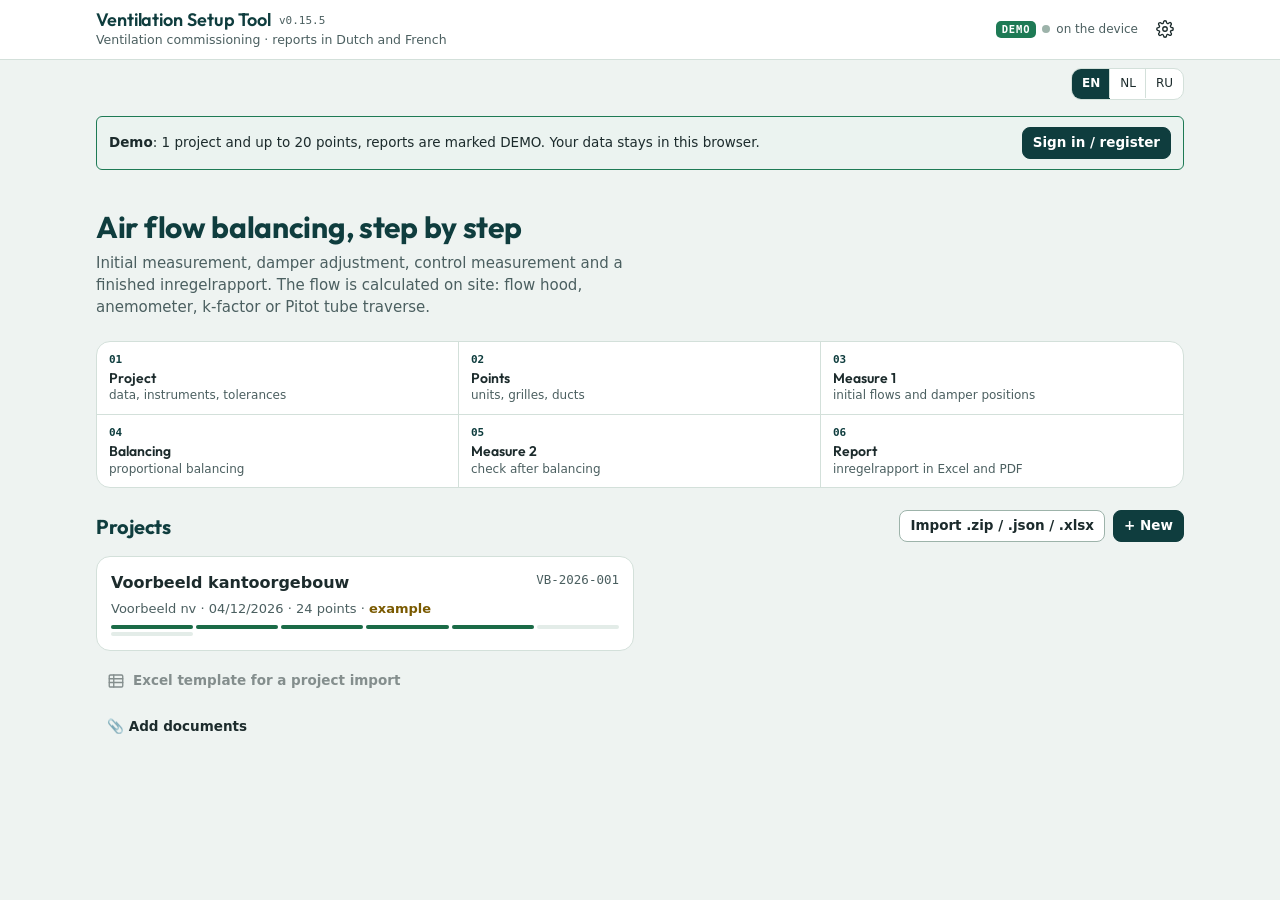
<file: index.html>
<!doctype html>
<html lang="en">
<head>
<meta charset="utf-8">
<meta http-equiv="Content-Security-Policy" content="default-src 'self'; script-src 'self' 'wasm-unsafe-eval' https://challenges.cloudflare.com; style-src 'self' 'unsafe-inline' https://fonts.googleapis.com; font-src 'self' data: https://fonts.gstatic.com; img-src 'self' data: blob:; media-src 'self' data: blob:; connect-src 'self' data: blob: https://trhzjawcwxojqewfhaiw.supabase.co https://vstool.hvac-service.be https://bestof-bv.github.io http://localhost:* http://127.0.0.1:*; worker-src 'self' blob:; frame-src 'self' blob: https://challenges.cloudflare.com; object-src 'none'; base-uri 'none'; form-action 'none'; manifest-src 'self'">
<meta name="viewport" content="width=device-width,initial-scale=1,viewport-fit=cover">
<meta name="theme-color" content="#0F3D3E">
<link rel="manifest" href="manifest.webmanifest">
<link rel="icon" href="icons/icon-192.png">
<link rel="apple-touch-icon" href="icons/apple-touch-icon.png">
<style>:root{padding-top:env(safe-area-inset-top,0px);padding-bottom:env(safe-area-inset-bottom,0px)}body{margin:0}img{max-width:100%}[hidden]{display:none!important}</style>
<title>Ventilation Setup Tool</title>
<meta name="claude:viewport-fit-sides" content="cover">
<link rel="preconnect" href="https://fonts.googleapis.com">
<link rel="preconnect" href="https://fonts.gstatic.com" crossorigin>
<link rel="stylesheet" href="https://fonts.googleapis.com/css2?family=IBM+Plex+Mono:wght@400;500;600&family=IBM+Plex+Sans+Condensed:wght@500;600;700&family=IBM+Plex+Sans:wght@400;500;600&display=swap">
<link rel="stylesheet" href="styles/app.css?v=0.15.5">
</head>
<body>
<div id="app"></div>
<div id="sheet" hidden></div>
<div id="viewer" hidden></div>
<div id="modal" hidden></div>
<div id="toast" class="toast" role="status" aria-live="polite"></div>
<script src="scripts/edition.js?v=0.15.5"></script>
<script src="scripts/boot.js?v=0.15.5"></script>

</body>
</html>
</file>
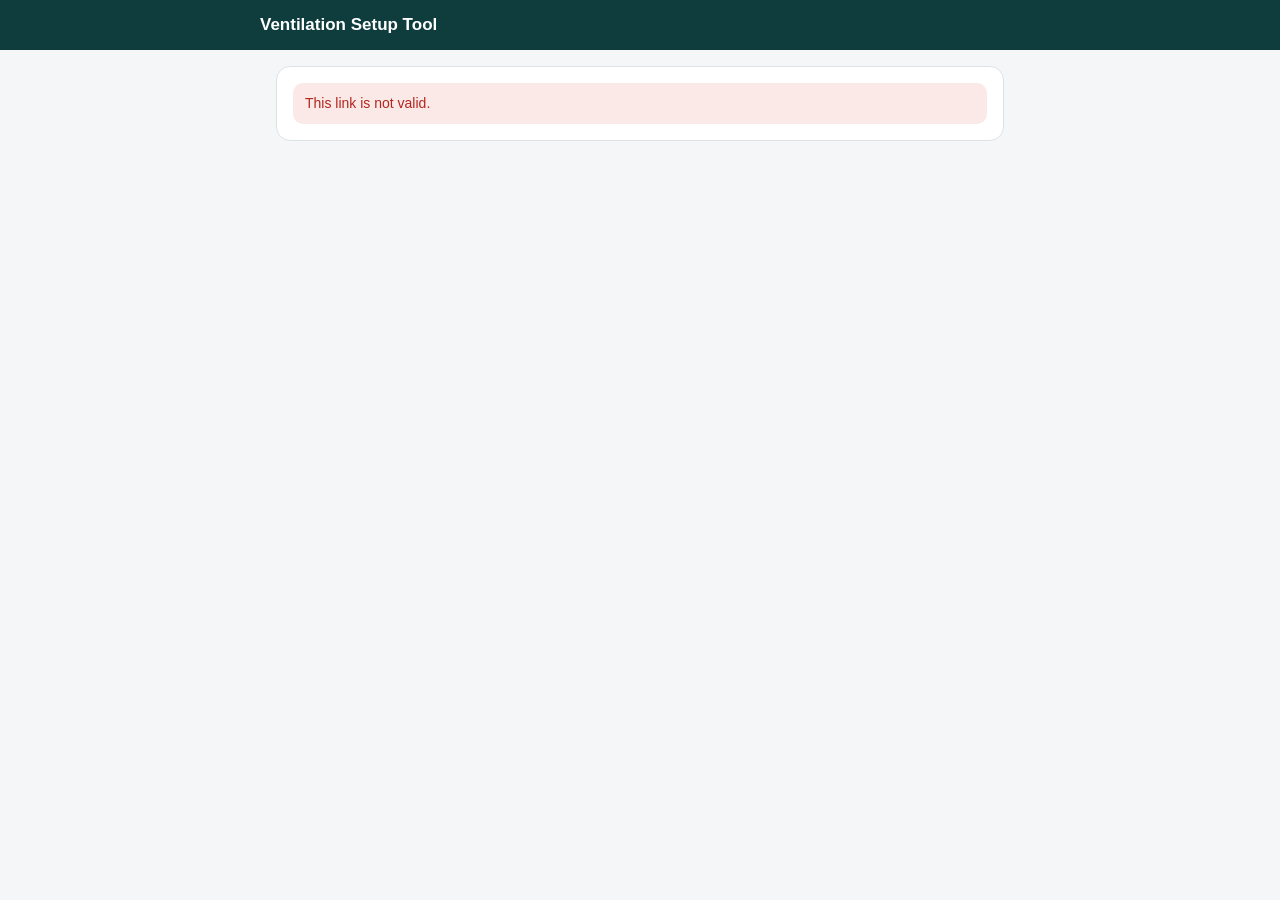
<file: sign.html>
<!doctype html>
<html lang="nl">
<head>
<meta charset="utf-8">
<meta name="viewport" content="width=device-width, initial-scale=1, viewport-fit=cover">
<meta http-equiv="Content-Security-Policy" content="default-src 'none'; script-src 'self' 'unsafe-inline'; style-src 'unsafe-inline'; img-src data:; connect-src https://trhzjawcwxojqewfhaiw.supabase.co; frame-src https://trhzjawcwxojqewfhaiw.supabase.co blob:; base-uri 'none'; form-action 'none'">
<meta name="referrer" content="no-referrer">
<meta name="robots" content="noindex, nofollow">
<title>Ondertekenen · Ventilation Setup Tool</title>
<style>
:root { --bg: #F4F6F7; --surface: #fff; --surface-2: #F4F8F7; --fg: #12202A; --muted: #5B6B73; --line: #DCE4E3; --brand: #0F3D3E; --accent: #1E7A55; --bad: #B3261E; --bad-soft: #FBE9E7; --ok-soft: #E3F2EA; }
* { box-sizing: border-box; }
html { -webkit-text-size-adjust: 100%; text-size-adjust: 100%; }
body { margin: 0; background: var(--bg); color: var(--fg); font: 15px/1.5 -apple-system, "Segoe UI", Roboto, Arial, sans-serif; }
header { background: var(--brand); color: #fff; padding: calc(12px + env(safe-area-inset-top, 0px)) 16px 12px; }
header .in, main { max-width: 760px; margin: 0 auto; }
header b { font-size: 17px; } header span { display: block; font-size: 13px; opacity: .8; }
main { padding: 16px 16px 40px; display: grid; gap: 14px; }
.card { background: var(--surface); border: 1px solid var(--line); border-radius: 14px; padding: 16px; display: grid; gap: 10px; min-width: 0; overflow-wrap: anywhere; }
h1 { font-size: 20px; margin: 0; line-height: 1.25; } h2 { font-size: 16px; margin: 0; }
.muted { color: var(--muted); } .small { font-size: 13px; }
.kv { display: grid; grid-template-columns: max-content 1fr; gap: 4px 12px; font-size: 14px; } .kv dt { color: var(--muted); } .kv dd { margin: 0; }
.btn { appearance: none; border: 1px solid var(--line); background: var(--surface); color: var(--fg); border-radius: 10px; min-height: 44px; padding: 10px 16px; font: inherit; font-weight: 600; cursor: pointer; text-decoration: none; display: inline-flex; align-items: center; justify-content: center; gap: 8px; }
.btn.primary { background: var(--brand); border-color: var(--brand); color: #fff; } .btn:disabled { opacity: .5; cursor: default; }
.btn.link { border: 0; background: none; color: var(--muted); font-weight: 500; min-height: 36px; padding: 6px 0; text-decoration: underline; justify-content: flex-start; }
.row { display: flex; gap: 10px; flex-wrap: wrap; align-items: center; }
label.f { display: grid; gap: 4px; font-size: 13px; color: var(--muted); font-weight: 600; }
input[type=text], input[inputmode=numeric], textarea { font: inherit; font-size: 16px; color: var(--fg); background: var(--surface-2); border: 1px solid var(--line); border-radius: 10px; padding: 10px 12px; width: 100%; }
input.code { letter-spacing: .4em; font-size: 22px; text-align: center; max-width: 220px; }
.check { display: flex; gap: 10px; align-items: flex-start; font-size: 14px; } .check input { width: 22px; height: 22px; margin: 1px 0 0; flex: none; accent-color: var(--brand); }
.pad { position: relative; border: 1px dashed var(--muted); border-radius: 12px; background: var(--surface-2); aspect-ratio: 10 / 3; touch-action: none; }
.pad canvas { position: absolute; inset: 0; width: 100%; height: 100%; touch-action: none; cursor: crosshair; }
.pad .ln { position: absolute; left: 6%; right: 6%; bottom: 22%; border-bottom: 1px solid var(--line); pointer-events: none; }
.pad .hint { position: absolute; left: 0; right: 0; top: 40%; text-align: center; color: var(--muted); pointer-events: none; font-size: 14px; }
.banner { border-radius: 10px; padding: 10px 12px; font-size: 14px; } .banner.bad { background: var(--bad-soft); color: var(--bad); } .banner.ok { background: var(--ok-soft); color: #14532D; } .banner.info { background: #EEF4F4; border: 1px solid #D6E2E2; }
iframe.pdf { width: 100%; height: 70vh; border: 1px solid var(--line); border-radius: 10px; background: #fff; }
.hash { font-family: ui-monospace, Menlo, Consolas, monospace; font-size: 12px; word-break: break-all; color: var(--muted); }
[hidden] { display: none !important; }
footer { text-align: center; font-size: 12px; color: var(--muted); padding: 0 16px 24px; }
</style>
</head>
<body>
<header><div class="in"><b id="hd">Ventilation Setup Tool</b><span id="hd2"></span></div></header>
<main id="m"><div class="card"><p class="muted">…</p></div></main>
<footer id="ft"></footer>
<script>
'use strict';
(function () {
  const API = 'https://trhzjawcwxojqewfhaiw.supabase.co/functions/v1/sign', KEY = 'sb_publishable_UVL5oXOL7yu8s1FKDhMoxg_qcl1DoM_';
  const tok = decodeURIComponent((location.hash || '').slice(1)).trim();
  // the token stays out of the address bar (history, screenshots) once read
  try { history.replaceState(null, '', location.pathname); } catch (e) { }
  const T = {
    nl: { title: 'Ondertekenen', doc: 'Document', project: 'Project', from: 'Gevraagd door', you: 'Ondertekenaar', role: 'Hoedanigheid', open: 'Rapport (PDF) openen', size: 'Vingerafdruk van het document (SHA-256)',
      akkoord: 'Ik heb het inregelrapport gelezen en ga akkoord met de vastgestelde waarden en opmerkingen.', kennisname: 'Ik heb kennis genomen van het inregelrapport (voor kennisname, zonder akkoord over de inhoud).',
      name: 'Uw naam', sig: 'Uw handtekening', sigHint: 'Teken hier met de vinger of de muis', clear: 'Wissen', getCode: 'Code sturen naar {m}', codeSent: 'Code gestuurd naar {m}. Hij is {n} minuten geldig.', code: 'Code uit de e-mail', sign: 'Ondertekenen',
      again: 'Nieuwe code', decline: 'Niet ondertekenen…', reason: 'Reden (de aanvrager krijgt die te zien)', declineGo: 'Ondertekening weigeren', cancel: 'Annuleren',
      done: 'Ondertekend op {d}. U krijgt een bevestiging per e-mail.', proof: 'Bewijs van ondertekening', when: 'Tijdstip', stmt: 'Verklaring', ip: 'IP-adres', dl: 'Rapport (PDF) downloaden', dlS: 'Ondertekend rapport (PDF) downloaden', dlSn: 'Met de handtekeningen die tot nu toe zijn gezet, op hun plaats in het rapport en op een laatste pagina met het bewijs, toegevoegd door de server.', keep: 'Deze pagina en het rapport blijven {n} dagen na de ondertekening beschikbaar via de link in uw e-mail.', declined: 'U heeft geweigerd te ondertekenen. De aanvrager is verwittigd.', revoked: 'Deze vraag is ingetrokken of vervangen door een nieuwe link.', expired: 'Deze link is verlopen. Vraag de aanvrager om een nieuwe.', token: 'Deze link is ongeldig.', net: 'Geen verbinding met de server. Probeer opnieuw.',
      e_code: 'De code klopt niet (nog {n} pogingen).', e_code_expired: 'De code is verlopen: vraag een nieuwe.', e_too_many: 'Te veel pogingen. Vraag de aanvrager om een nieuwe link.', e_wait: 'Wacht even voor u een nieuwe code vraagt.', e_mail: 'De e-mail kon niet verstuurd worden. Probeer later opnieuw.', e_name: 'Vul uw naam in.', e_sig: 'Plaats uw handtekening.', e_accept: 'Vink de verklaring aan.',
      legal: 'Elektronische handtekening (eIDAS art. 25.1). Bewaard worden: tijdstip, IP-adres, browser, e-mailadres van de code en de vingerafdruk van het document.',
      roles: { tech: 'Inregeltechnicus', inspector: 'Controleur', installer: 'Installateur (oplevering)', client: 'Opdrachtgever / klant', other: 'Ondertekenaar' } },
    fr: { title: 'Signer', doc: 'Document', project: 'Projet', from: 'Demandé par', you: 'Signataire', role: 'Qualité', open: 'Ouvrir le rapport (PDF)', size: 'Empreinte du document (SHA-256)',
      akkoord: "J'ai lu le rapport d'équilibrage et je marque mon accord sur les valeurs constatées et les remarques.", kennisname: "J'ai pris connaissance du rapport d'équilibrage (pour prise de connaissance, sans accord sur le contenu).",
      name: 'Votre nom', sig: 'Votre signature', sigHint: 'Signez ici avec le doigt ou la souris', clear: 'Effacer', getCode: 'Envoyer un code à {m}', codeSent: 'Code envoyé à {m}. Il est valable {n} minutes.', code: "Code de l'e-mail", sign: 'Signer',
      again: 'Nouveau code', decline: 'Ne pas signer…', reason: 'Motif (visible par le demandeur)', declineGo: 'Refuser de signer', cancel: 'Annuler',
      done: 'Signé le {d}. Vous recevez une confirmation par e-mail.', proof: 'Preuve de signature', when: 'Moment', stmt: 'Déclaration', ip: 'Adresse IP', dl: 'Télécharger le rapport (PDF)', dlS: 'Télécharger le rapport signé (PDF)', dlSn: 'Avec les signatures données jusqu\'ici, à leur place dans le rapport et sur une dernière page de preuve, ajoutées par le serveur.', keep: 'Cette page et le rapport restent disponibles {n} jours après la signature via le lien de votre e-mail.', declined: 'Vous avez refusé de signer. Le demandeur est averti.', revoked: 'Cette demande a été retirée ou remplacée par un nouveau lien.', expired: 'Ce lien a expiré. Demandez-en un nouveau.', token: "Ce lien n'est pas valable.", net: 'Pas de connexion avec le serveur. Réessayez.',
      e_code: 'Code incorrect (encore {n} essais).', e_code_expired: 'Le code a expiré : demandez-en un nouveau.', e_too_many: 'Trop de tentatives. Demandez un nouveau lien.', e_wait: 'Patientez avant de demander un nouveau code.', e_mail: "L'e-mail n'a pas pu être envoyé. Réessayez plus tard.", e_name: 'Indiquez votre nom.', e_sig: 'Apposez votre signature.', e_accept: 'Cochez la déclaration.',
      legal: "Signature électronique (eIDAS art. 25.1). Sont conservés : l'heure, l'adresse IP, le navigateur, l'adresse e-mail du code et l'empreinte du document.",
      roles: { tech: "Technicien d'équilibrage", inspector: 'Contrôleur', installer: 'Installateur (réception)', client: "Maître d'ouvrage / client", other: 'Signataire' } },
    en: { title: 'Sign', doc: 'Document', project: 'Project', from: 'Requested by', you: 'Signer', role: 'Capacity', open: 'Open the report (PDF)', size: 'Fingerprint of the document (SHA-256)',
      akkoord: 'I have read the balancing report and agree with the measured values and remarks.', kennisname: 'I have taken note of the balancing report (for information, without agreeing on its content).',
      name: 'Your name', sig: 'Your signature', sigHint: 'Sign here with a finger or the mouse', clear: 'Clear', getCode: 'Send a code to {m}', codeSent: 'Code sent to {m}. It is valid for {n} minutes.', code: 'Code from the e-mail', sign: 'Sign',
      again: 'New code', decline: 'Do not sign…', reason: 'Reason (shown to the requester)', declineGo: 'Decline to sign', cancel: 'Cancel',
      done: 'Signed on {d}. You receive a confirmation by e-mail.', proof: 'Proof of signing', when: 'Time', stmt: 'Statement', ip: 'IP address', dl: 'Download the report (PDF)', dlS: 'Download the signed report (PDF)', dlSn: 'With the signatures given so far, in their place in the report and on a last page with the proof, added by the server.', keep: 'This page and the report stay available {n} days after signing through the link in your e-mail.', declined: 'You declined to sign. The requester has been told.', revoked: 'This request was withdrawn or replaced by a new link.', expired: 'This link has expired. Ask the requester for a new one.', token: 'This link is not valid.', net: 'No connection with the server. Try again.',
      e_code: 'Wrong code ({n} tries left).', e_code_expired: 'The code has expired: ask for a new one.', e_too_many: 'Too many tries. Ask the requester for a new link.', e_wait: 'Wait a moment before asking for a new code.', e_mail: 'The e-mail could not be sent. Try again later.', e_name: 'Fill in your name.', e_sig: 'Place your signature.', e_accept: 'Tick the statement.',
      legal: 'Electronic signature (eIDAS art. 25.1). Kept: time, IP address, browser, e-mail address of the code and the fingerprint of the document.',
      roles: { tech: 'Balancing technician', inspector: 'Inspector', installer: 'Installer (hand-over)', client: 'Client', other: 'Signer' } },
  };
  // 0.15.0: SMS and signing with an account (level 1 and 2)
  const T2 = {
    nl: { byMail: 'Geen sms ontvangen? Stuur de code naar {m}', howL: 'Bevestigd met', how: { mail: 'eenmalige code per e-mail', sms: 'eenmalige code per sms', account: 'account + tweede factor' }, getCodeSms: 'Code per sms sturen naar {m}', codeSms: 'Code uit de sms', accBtn: 'Ondertekenen met uw account', accHint: 'U heeft een account met een tweede factor: meld aan met uw wachtwoord en de code van uw authenticator-app, dan is er geen code per {ch} nodig.', mailW: 'e-mail', smsW: 'sms',
      email: 'E-mailadres van uw account', pw: 'Wachtwoord', login: 'Aanmelden', totp: 'Code uit uw authenticator-app', totpGo: 'Bevestigen', accOk: 'Aangemeld als {e} · tweede factor bevestigd', back: 'Toch met een code ondertekenen',
      e_login: 'Aanmelden lukt niet: controleer e-mailadres en wachtwoord.', e_nototp: 'Dit account heeft geen tweede factor (authenticator). Onderteken met de code.', e_totp: 'De code van de authenticator klopt niet.',
      e_account: 'De aanmelding is verlopen: meld opnieuw aan.', e_account_mfa: 'De tweede factor ontbreekt: bevestig met de code van uw authenticator-app.', e_account_other: 'Dit account hoort niet bij het e-mailadres van deze vraag. Meld aan met het juiste account of onderteken met de code.',
      e_sms: 'De sms kon niet verstuurd worden. Probeer opnieuw.', e_sms_limit: 'Er kunnen deze maand geen sms-codes meer verstuurd worden. Vraag de aanvrager om de link zonder gsm-nummer opnieuw te sturen.', e_sms_not_configured: 'Sms-codes zijn op de server niet ingeschakeld. Vraag de aanvrager om de link zonder gsm-nummer opnieuw te sturen.' },
    fr: { byMail: 'Pas reçu de SMS ? Envoyer le code à {m}', howL: 'Confirmé par', how: { mail: 'code unique par e-mail', sms: 'code unique par SMS', account: 'compte + second facteur' }, getCodeSms: 'Envoyer le code par SMS au {m}', codeSms: 'Code reçu par SMS', accBtn: 'Signer avec votre compte', accHint: 'Vous avez un compte avec un second facteur : connectez-vous avec votre mot de passe et le code de votre application d\'authentification, sans code par {ch}.', mailW: 'e-mail', smsW: 'SMS',
      email: 'Adresse e-mail de votre compte', pw: 'Mot de passe', login: 'Se connecter', totp: 'Code de votre application d\'authentification', totpGo: 'Confirmer', accOk: 'Connecté en tant que {e} · second facteur confirmé', back: 'Signer plutôt avec un code',
      e_login: 'Connexion impossible : vérifiez l\'adresse e-mail et le mot de passe.', e_nototp: 'Ce compte n\'a pas de second facteur (authentification). Signez avec le code.', e_totp: 'Le code de l\'application d\'authentification est incorrect.',
      e_account: 'La connexion a expiré : reconnectez-vous.', e_account_mfa: 'Le second facteur manque : confirmez avec le code de votre application d\'authentification.', e_account_other: 'Ce compte ne correspond pas à l\'adresse e-mail de cette demande. Connectez-vous avec le bon compte ou signez avec le code.',
      e_sms: 'Le SMS n\'a pas pu être envoyé. Réessayez.', e_sms_limit: 'Plus aucun code SMS ne peut être envoyé ce mois-ci. Demandez au demandeur de renvoyer le lien sans numéro de mobile.', e_sms_not_configured: 'Les codes SMS ne sont pas activés sur le serveur. Demandez au demandeur de renvoyer le lien sans numéro de mobile.' },
    en: { byMail: 'No SMS? Send the code to {m}', howL: 'Confirmed with', how: { mail: 'one-time code by e-mail', sms: 'one-time code by SMS', account: 'account + second factor' }, getCodeSms: 'Send the code by SMS to {m}', codeSms: 'Code from the SMS', accBtn: 'Sign with your account', accHint: 'You have an account with a second factor: sign in with your password and the code of your authenticator app; no code by {ch} is needed.', mailW: 'e-mail', smsW: 'SMS',
      email: 'E-mail address of your account', pw: 'Password', login: 'Sign in', totp: 'Code from your authenticator app', totpGo: 'Confirm', accOk: 'Signed in as {e} · second factor confirmed', back: 'Sign with a code instead',
      e_login: 'Signing in failed: check the e-mail address and password.', e_nototp: 'This account has no second factor (authenticator). Sign with the code.', e_totp: 'The authenticator code is wrong.',
      e_account: 'The sign-in has expired: sign in again.', e_account_mfa: 'The second factor is missing: confirm with the code of your authenticator app.', e_account_other: 'This account does not belong to the e-mail address of this request. Sign in with the right account or sign with the code.',
      e_sms: 'The SMS could not be sent. Try again.', e_sms_limit: 'No more SMS codes can be sent this month. Ask the requester to send the link again without a mobile number.', e_sms_not_configured: 'SMS codes are not switched on on the server. Ask the requester to send the link again without a mobile number.' },
  };
  for (const k of Object.keys(T)) Object.assign(T[k], T2[k] || T2.en);
  const BASE = API.replace(/\/functions\/v1\/sign$/, '');
  /** level 1: the session of the account in memory only (not stored); ended after signing */
  const A = { on: false, step: 'login', s: null, factor: null, email: '' };
  async function auth(path, body, bearer, method = 'POST') {
    const h = { apikey: KEY, 'content-type': 'application/json' }; if (bearer) h.authorization = 'Bearer ' + bearer;
    const r = await fetch(BASE + path, { method, headers: h, body: body ? JSON.stringify(body) : undefined }); const j = await r.json().catch(() => ({}));
    if (!r.ok) { const e = new Error(j.error_code || j.msg || j.error || 'auth'); e.status = r.status; throw e; } return j;
  }
  async function accLogin() {
    const email = ($('#ae').value || '').trim(), pw = $('#ap').value || ''; A.email = email; if (!email || !pw) { err = L.e_login; render(); return; }
    busy = true; err = ''; render();
    try {
      A.s = await auth('/auth/v1/token?grant_type=password', { email, password: pw });
      const u = await auth('/auth/v1/user', null, A.s.access_token, 'GET');
      A.factor = (u.factors || []).find(x => x.factor_type === 'totp' && x.status === 'verified');
      if (!A.factor) { err = L.e_nototp; A.s = null; } else A.step = 'totp';
    } catch (e) { err = L.e_login; A.s = null; }
    busy = false; render(); if ($('#at')) $('#at').focus();
  }
  async function accTotp() {
    const code = ($('#at').value || '').replace(/\D/g, ''); if (code.length !== 6) { err = L.e_totp; render(); return; }
    busy = true; err = ''; render();
    try { const c = await auth(`/auth/v1/factors/${A.factor.id}/challenge`, {}, A.s.access_token); const v = await auth(`/auth/v1/factors/${A.factor.id}/verify`, { challenge_id: c.id, code }, A.s.access_token); A.s = Object.assign({}, A.s, v); A.step = 'ok'; }
    catch (e) { err = L.e_totp; }
    busy = false; render();
  }
  // 0.15.1: only forget the session (memory only, never stored). No /logout: it ended every session of the account, also the app
  // on the same phone. The access token ends by itself within the hour; the refresh token is dropped here.
  function accEnd() { Object.assign(A, { on: false, step: 'login', s: null, factor: null }); }
  let L = T.nl, R = null, codeSent = false, declining = false, busy = false, err = '';
  const $ = (s) => document.querySelector(s);
  const esc = (s) => String(s == null ? '' : s).replace(/[&<>"']/g, (c) => ({ '&': '&amp;', '<': '&lt;', '>': '&gt;', '"': '&quot;', "'": '&#39;' }[c]));
  const f = (t, v) => t.replace(/\{(\w+)\}/g, (_, k) => v[k] == null ? '' : v[k]);
  const dt = (iso) => new Date(iso).toLocaleString(R && R.lang === 'fr' ? 'fr-BE' : R && R.lang === 'en' ? 'en-GB' : 'nl-BE', { dateStyle: 'long', timeStyle: 'short' });
  async function call(body) {
    const r = await fetch(API, { method: 'POST', headers: { 'content-type': 'application/json', apikey: KEY }, body: JSON.stringify(body) });
    let j = {}; try { j = await r.json(); } catch (e) { }
    return j;
  }
  function msg(m) { $('#m').innerHTML = `<div class="card"><div class="banner ${m.ok ? 'ok' : 'bad'}">${esc(m.text)}</div>${m.extra || ''}</div>`; }
  // ---------- the signature pad ----------
  let strokes = [], cv = null;
  function paint() {
    if (!cv) return; const w = cv.clientWidth, h = cv.clientHeight, d = Math.min(window.devicePixelRatio || 1, 2);
    cv.width = Math.round(w * d); cv.height = Math.round(h * d); const x = cv.getContext('2d'); x.setTransform(d, 0, 0, d, 0, 0); draw(x, w, h);
    $('#hint').hidden = strokes.length > 0;
  }
  function draw(x, w, h) {
    x.clearRect(0, 0, w, h); x.lineCap = 'round'; x.lineJoin = 'round'; x.lineWidth = Math.max(1.6, h * 0.0145); x.strokeStyle = '#12202A'; x.fillStyle = '#12202A';
    for (const s of strokes) { if (s.length === 1) { x.beginPath(); x.arc(s[0][0] * w, s[0][1] * h, x.lineWidth / 2, 0, 7); x.fill(); continue; }
      x.beginPath(); x.moveTo(s[0][0] * w, s[0][1] * h); for (let i = 1; i < s.length; i++) x.lineTo(s[i][0] * w, s[i][1] * h); x.stroke(); }
  }
  function png() { if (!strokes.length) return ''; const o = document.createElement('canvas'); o.width = 600; o.height = 180; draw(o.getContext('2d'), 600, 180); return o.toDataURL('image/png'); }
  function bindPad() {
    cv = $('#pad'); let s = null;
    const at = (e) => { const r = cv.getBoundingClientRect(); return [Math.min(1, Math.max(0, (e.clientX - r.left) / r.width)), Math.min(1, Math.max(0, (e.clientY - r.top) / r.height))]; };
    cv.onpointerdown = (e) => { e.preventDefault(); s = [at(e)]; strokes.push(s); try { cv.setPointerCapture(e.pointerId); } catch (er) { } paint(); };
    cv.onpointermove = (e) => { if (!s) return; e.preventDefault(); s.push(at(e)); paint(); };
    cv.onpointerup = cv.onpointercancel = () => { s = null; };
    paint();
  }
  // ---------- the page ----------
  function render() {
    const sms = R.channel === 'sms' && !viaMail, dest = sms ? R.phoneMasked : R.emailMasked;
    const accBox = () => `<div class="banner info" style="display:grid;gap:8px"><b>${esc(L.accBtn)}</b>
        ${A.step === 'login' ? `<label class="f">${esc(L.email)}<input type="email" id="ae" autocomplete="username" value="${esc(A.email)}"></label><label class="f">${esc(L.pw)}<input type="password" id="ap" autocomplete="current-password"></label>`
          : A.step === 'totp' ? `<label class="f">${esc(L.totp)}<input class="code" id="at" inputmode="numeric" autocomplete="one-time-code" maxlength="6"></label>`
          : `<span>✓ ${esc(f(L.accOk, { e: A.email }))}</span>`}</div>
        ${err ? `<div class="banner bad">${esc(err)}</div>` : ''}
        <div class="row">${A.step === 'login' ? `<button class="btn primary" id="aLogin"${busy ? ' disabled' : ''}>${esc(L.login)}</button>` : A.step === 'totp' ? `<button class="btn primary" id="aTotp"${busy ? ' disabled' : ''}>${esc(L.totpGo)}</button>`
          : `<button class="btn primary" id="go"${busy ? ' disabled' : ''}>${esc(L.sign)}</button>`}<button class="btn link" id="accOff">${esc(L.back)}</button></div>`;
    const nameV = $('#nm') ? $('#nm').value : R.signerName, codeV = $('#cd') ? $('#cd').value : '', acc = $('#acc') ? $('#acc').checked : false, why = $('#why') ? $('#why').value : '';
    $('#hd2').textContent = [R.requesterCompany, R.project].filter(Boolean).join(' · ');
    $('#m').innerHTML = `
      <div class="card"><h1>${esc(L.title)}: ${esc(R.project)}</h1>
        <dl class="kv"><dt>${esc(L.from)}</dt><dd>${esc([R.requester, R.requesterCompany].filter(Boolean).join(', ') || '—')}</dd>
          <dt>${esc(L.you)}</dt><dd>${esc([R.signerName, R.signerCompany].filter(Boolean).join(', '))}</dd>
          <dt>${esc(L.role)}</dt><dd>${esc(L.roles[R.role] || R.role)}</dd></dl></div>
      <div class="card"><h2>${esc(L.doc)}</h2>
        ${R.pdfUrl ? `<div class="row"><a class="btn primary" href="${esc(R.pdfUrl)}" target="_blank" rel="noopener noreferrer">${esc(L.open)}</a></div>
          ${matchMedia('(min-width: 760px)').matches ? `<iframe class="pdf" src="${esc(R.pdfUrl)}" title="PDF"></iframe>` : ''}` : ''}
        <div class="small muted">${esc(L.size)}</div><div class="hash">${esc(R.docHash)}</div></div>
      ${declining ? `<div class="card"><label class="f">${esc(L.reason)}<textarea id="why" rows="3" maxlength="1000">${esc(why)}</textarea></label>
          ${err ? `<div class="banner bad">${esc(err)}</div>` : ''}
          <div class="row"><button class="btn primary" id="decGo"${busy ? ' disabled' : ''}>${esc(L.declineGo)}</button><button class="btn" id="decNo">${esc(L.cancel)}</button></div></div>`
      : `<div class="card">
        <label class="check"><input type="checkbox" id="acc"${acc ? ' checked' : ''}><span>${esc(R.statement === 'kennisname' ? L.kennisname : L.akkoord)}</span></label>
        <label class="f">${esc(L.name)}<input type="text" id="nm" autocomplete="name" maxlength="120" value="${esc(nameV)}"></label>
        <div class="f" style="display:grid;gap:4px"><span class="small muted" style="font-weight:600">${esc(L.sig)}</span>
          <div class="pad"><canvas id="pad" aria-label="${esc(L.sig)}"></canvas><span class="ln"></span><span class="hint" id="hint">${esc(L.sigHint)}</span></div>
          <div><button class="btn link" id="clr">${esc(L.clear)}</button></div></div>
        ${A.on ? accBox() : `${codeSent ? `<div class="banner ok">${esc(f(L.codeSent, { m: dest, n: 10 }))}</div>
          <label class="f">${esc(sms ? L.codeSms : L.code)}<input class="code" id="cd" inputmode="numeric" autocomplete="one-time-code" maxlength="6" value="${esc(codeV)}"></label>` : ''}
        ${err ? `<div class="banner bad">${esc(err)}</div>` : ''}
        <div class="row">${codeSent ? `<button class="btn primary" id="go"${busy ? ' disabled' : ''}>${esc(L.sign)}</button><button class="btn" id="getCode"${busy ? ' disabled' : ''}>${esc(L.again)}</button>`
          : `<button class="btn primary" id="getCode"${busy ? ' disabled' : ''}>${esc(f(sms ? L.getCodeSms : L.getCode, { m: dest }))}</button>`}</div>
        ${codeSent && sms ? `<div><button class="btn link" id="byMail"${busy ? ' disabled' : ''}>${esc(f(L.byMail, { m: R.emailMasked }))}</button></div>` : ''}
        ${R.account ? `<div class="banner info" style="display:grid;gap:6px"><span class="small">${esc(f(L.accHint, { ch: sms ? L.smsW : L.mailW }))}</span><div><button class="btn" id="accOn">${esc(L.accBtn)}</button></div></div>` : ''}`}
        <button class="btn link" id="dec">${esc(L.decline)}</button>
        <p class="small muted" style="margin:0">${esc(L.legal)}</p></div>`}`;
    if (!declining) {
      const keep = strokes; bindPad(); strokes = keep; paint();
      $('#clr').onclick = () => { strokes = []; paint(); };
      if ($('#getCode')) $('#getCode').onclick = () => sendCode(viaMail);
      if ($('#byMail')) $('#byMail').onclick = () => sendCode(true); if ($('#go')) $('#go').onclick = sign;
      if ($('#accOn')) $('#accOn').onclick = () => { A.on = true; err = ''; render(); if ($('#ae')) $('#ae').focus(); };
      if ($('#accOff')) $('#accOff').onclick = () => { accEnd(); err = ''; render(); };
      if ($('#aLogin')) $('#aLogin').onclick = accLogin; if ($('#aTotp')) $('#aTotp').onclick = accTotp;
      $('#dec').onclick = () => { declining = true; err = ''; render(); };
    } else { $('#decGo').onclick = decline; $('#decNo').onclick = () => { declining = false; err = ''; render(); }; }
  }
  const E = (j) => { const k = 'e_' + (j.error || ''); return L[k] ? f(L[k], { n: j.left }) : j.error === 'expired' ? L.expired : j.error === 'revoked' ? L.revoked : L.net; };
  function check() { if (!$('#acc').checked) return L.e_accept; if ($('#nm').value.trim().length < 2) return L.e_name; if (!strokes.length) return L.e_sig; return ''; }
  let viaMail = false; // 0.15.4: the code was asked by e-mail after an SMS that did not come
  async function sendCode(byMail) {
    err = check(); if (err) { render(); return; }
    busy = true; render(); let j = {}; try { j = await call(Object.assign({ action: 'code', t: tok }, byMail === true ? { ch: 'mail' } : {})); } catch (e) { j = {}; } busy = false;
    if (j.ok) { codeSent = true; err = ''; if (byMail === true) viaMail = true; } else err = E(j); render(); if ($('#cd')) $('#cd').focus();
  }
  async function sign() {
    const viaAcc = A.on && A.step === 'ok' && A.s;
    err = check(); if (!err && !viaAcc && !/^\d{6}$/.test(($('#cd').value || '').trim())) err = L.e_code.replace(/\s*\(.*\)/, '.'); if (err) { render(); return; }
    const body = Object.assign({ action: 'sign', t: tok, name: $('#nm').value.trim(), sig: png(), accept: true }, viaAcc ? { jwt: A.s.access_token } : { code: $('#cd').value.trim() });
    busy = true; render(); let j = {}; try { j = await call(body); } catch (e) { j = {}; } busy = false;
    if (viaAcc && (j.ok || j.error === 'account_other')) accEnd(); else if (viaAcc && /^account/.test(j.error || '')) { A.step = 'login'; A.s = null; }
    if (j.ok) { let o = {}; try { o = await call({ action: 'open', t: tok }); } catch (e) { }
      if (o.ok) R = o; else Object.assign(R, { status: 'signed', signedAt: j.signedAt, signedName: body.name }); signedView(); return; }
    err = E(j); render();
  }
  async function decline() {
    busy = true; render(); let j = {}; try { j = await call({ action: 'decline', t: tok, reason: $('#why').value }); } catch (e) { j = {}; } busy = false;
    if (j.ok) { msg({ ok: false, text: L.declined }); return; } err = E(j); render();
  }
  /** after signing: the proof (who, as what, when, which document) and the report to download */
  function signedView() {
    $('#hd2').textContent = [R.requesterCompany, R.project].filter(Boolean).join(' · ');
    $('#m').innerHTML = `<div class="card"><div class="banner ok">${esc(f(L.done, { d: dt(R.signedAt) }))}</div>
        ${R.pdfUrl ? `<div class="row"><a class="btn primary" href="${esc(R.pdfUrl)}" target="_blank" rel="noopener noreferrer">${esc(R.signedCopy ? L.dlS : L.dl)}</a></div>${R.signedCopy ? `<p class="small muted" style="margin:0">${esc(L.dlSn)}</p>` : ''}` : ''}</div>
      <div class="card"><h2>${esc(L.proof)}</h2>
        <dl class="kv"><dt>${esc(L.project)}</dt><dd>${esc(R.project)}</dd>
          <dt>${esc(L.you)}</dt><dd>${esc([R.signedName || R.signerName, R.signerCompany].filter(Boolean).join(', '))}</dd>
          <dt>${esc(L.role)}</dt><dd>${esc(L.roles[R.role] || R.role)}</dd>
          <dt>${esc(L.stmt)}</dt><dd>${esc(R.statement === 'kennisname' ? L.kennisname : L.akkoord)}</dd>
          <dt>${esc(L.when)}</dt><dd>${esc(dt(R.signedAt))}</dd>
          ${R.method && L.how[R.method] ? `<dt>${esc(L.howL)}</dt><dd>${esc(L.how[R.method])}</dd>` : ''}
          ${R.ip ? `<dt>${esc(L.ip)}</dt><dd>${esc(R.ip)}</dd>` : ''}
          <dt>${esc(L.from)}</dt><dd>${esc([R.requester, R.requesterCompany].filter(Boolean).join(', ') || '—')}</dd></dl>
        <div class="small muted">${esc(L.size)}</div><div class="hash">${esc(R.docHash)}</div>
        <p class="small muted" style="margin:0">${esc(f(L.keep, { n: R.viewDays || 90 }))}</p></div>`;
  }
  async function start() {
    const nav = (navigator.language || 'nl').slice(0, 2); L = T[nav] || T.nl;
    if (!/^[A-Za-z0-9_-]{30,80}$/.test(tok)) { msg({ text: L.token }); return; }
    let j = {}; try { j = await call({ action: 'open', t: tok }); } catch (e) { msg({ text: L.net }); return; }
    if (!j.ok) { msg({ text: j.error === 'revoked' ? L.revoked : j.error === 'token' ? L.token : L.net }); return; }
    R = j; L = T[R.lang] || L; document.documentElement.lang = R.lang; document.title = L.title + ' · ' + R.project;
    $("#ft").textContent = "Ventilation Setup Tool";
    if (R.status === 'signed') { signedView(); return; }
    if (R.status === 'declined') { msg({ text: L.declined }); return; }
    if (R.expired) { msg({ text: L.expired }); return; }
    render();
    addEventListener('resize', () => { if (cv) paint(); });
  }
  start();
})();
</script>
</body>
</html>
</file>
<file: styles/app.css>
/* Layout: phone app shell — sticky header with a six-step stepper, one column of instrument cards, fixed bottom action bar */
@font-face{font-family:'Outfit';src:url(Outfit-ui.woff) format('woff');font-weight:100 900;font-style:normal;font-display:swap}
/* Fresh Air · «Ecology» palette: tinted grey-green ground, white rounded cards, spruce headings in Outfit, green caps labels */
:root {
  --bg: #EEF3F1;
  --surface: #FFFFFF;
  --surface-2: #E3ECE8;
  --field: #F6FAF8;
  --line: #D3E0DA;
  --line-strong: #9DB3AA;
  --fg: #1C2B2C;
  --muted: #4B5F60;
  --heading: #0F3D3E;
  --label: #1E7A55;
  --accent: #0F3D3E;
  --accent-soft: #E1EEEA;
  --brand2: #1E7A55;
  --viewer-bg: #0B0E12;
  --viewer-fg: #E8ECF0;
  --accent-fg: #FFFFFF;
  --sup: #1D6E99;
  --sup-soft: #DCEBF4;
  --ext: #7A5A00;
  --ext-soft: #F4E7B8;
  --ok: #1B6B47;
  --ok-soft: #DDF1E6;
  --bad: #A8271F;
  --bad-soft: #F6DCD9;
  --shadow: 0 1px 0 rgba(15, 61, 62, .04), 0 8px 20px -14px rgba(15, 61, 62, .35);
  --font-display: "Outfit", "IBM Plex Sans", system-ui, -apple-system, "Segoe UI", Roboto, sans-serif;
  --font-body: "IBM Plex Sans", system-ui, -apple-system, "Segoe UI", Roboto, sans-serif;
  --font-data: "IBM Plex Mono", ui-monospace, "SFMono-Regular", Menlo, Consolas, monospace;
  --r: 14px;
  --rail-w: 212px; --dock-w: 400px;
  --cell: #EEF6FB; --cell-line: #C9DDEA; --line-soft: #E2EBE7;
  --hero-bg: #0F3D3E; --hero-fg: #FFFFFF; --hero-lbl: #9FE0C4;
}
@media (prefers-color-scheme: dark) {
  :root:not([data-theme="light"]) {
    --bg: #0D1614; --surface: #15211E; --surface-2: #1C2B27; --field: #101B18; --line: #2A3B36; --line-strong: #46605A;
    --fg: #E3EEEA; --muted: #93A9A2; --heading: #E3EEEA; --label: #7FCFB0; --accent: #7FCFB0; --accent-soft: #15302A; --accent-fg: #0B1F1A; --brand2: #5FB792;
    --sup: #6DB5EE; --sup-soft: #12304A; --ext: #E6C14E; --ext-soft: #3A3012;
    --ok: #63CB8F; --ok-soft: #123322; --bad: #F2948A; --bad-soft: #3D1B18;
    --cell: #13283A; --cell-line: #2C4C66; --line-soft: #22322E; --hero-bg: #15302A; --hero-fg: #E3EEEA; --hero-lbl: #7FCFB0;
    --shadow: 0 1px 0 rgba(0,0,0,.2), 0 8px 20px -12px rgba(0,0,0,.7);
    color-scheme: dark;
  }
}
:root[data-theme="dark"] {
  --bg: #0D1614; --surface: #15211E; --surface-2: #1C2B27; --field: #101B18; --line: #2A3B36; --line-strong: #46605A;
  --fg: #E3EEEA; --muted: #93A9A2; --heading: #E3EEEA; --label: #7FCFB0; --accent: #7FCFB0; --accent-soft: #15302A; --accent-fg: #0B1F1A; --brand2: #5FB792;
  --sup: #6DB5EE; --sup-soft: #12304A; --ext: #E6C14E; --ext-soft: #3A3012;
  --ok: #63CB8F; --ok-soft: #123322; --bad: #F2948A; --bad-soft: #3D1B18;
  --cell: #13283A; --cell-line: #2C4C66; --line-soft: #22322E; --hero-bg: #15302A; --hero-fg: #E3EEEA; --hero-lbl: #7FCFB0;
  --shadow: 0 1px 0 rgba(0,0,0,.2), 0 8px 20px -12px rgba(0,0,0,.7);
  color-scheme: dark;
}

* { box-sizing: border-box; }
html, body { background: var(--bg); }
/* 0.13.4: iOS must not enlarge text on its own (it did so in a block that had become wider than the screen) */
html { -webkit-text-size-adjust: 100%; text-size-adjust: 100%; }
body {
  margin: 0; color: var(--fg); font-family: var(--font-body); font-size: 15px; line-height: 1.45;
  -webkit-tap-highlight-color: transparent;
}
body::before { content: ""; position: fixed; inset: 0 0 auto; height: env(safe-area-inset-top, 0px); z-index: 30; background: var(--surface); }
h1, h2, h3 { font-family: var(--font-display); text-wrap: balance; margin: 0; letter-spacing: -.005em; color: var(--heading); }
button, input, select, textarea { font: inherit; color: inherit; }
:focus-visible { outline: 2px solid var(--accent); outline-offset: 2px; }
.num, .mono { font-family: var(--font-data); font-variant-numeric: tabular-nums; }

.wrap {
  max-width: 760px; margin: 0 auto;
  padding-left: max(16px, env(safe-area-inset-left, 0px));
  padding-right: max(16px, env(safe-area-inset-right, 0px));
}
.stack { display: grid; gap: 14px; }
.stack-s { display: grid; gap: 8px; }
.row { display: flex; gap: 10px; align-items: center; flex-wrap: wrap; }
.row > * { min-width: 0; }
.spacer { flex: 1; }
.muted { color: var(--muted); }
.small { font-size: 13px; }
.label {
  font-family: var(--font-display); font-weight: 600; font-size: 12px; text-transform: uppercase;
  letter-spacing: .1em; color: var(--label);
}

/* header */
.top {
  position: sticky; top: env(safe-area-inset-top, 0px); z-index: 20; background: var(--surface);
  border-bottom: 1px solid var(--line);
}
.top .bar { display: flex; align-items: center; gap: 8px; padding-block: 10px; }
.top .title { flex: 1; min-width: 0; }
.top .title h1 { font-size: 18px; font-weight: 600; line-height: 1.15; white-space: nowrap; overflow: hidden; text-overflow: ellipsis; }
.top .title .sub { font-size: 12.5px; color: var(--muted); white-space: nowrap; overflow: hidden; text-overflow: ellipsis; }
.iconbtn {
  width: 44px; height: 44px; flex: none; display: grid; place-items: center; border-radius: 6px;
  background: transparent; border: 1px solid transparent; cursor: pointer;
}
.iconbtn:hover { background: var(--surface-2); }
.iconbtn svg { width: 22px; height: 22px; stroke: currentColor; fill: none; stroke-width: 2; stroke-linecap: round; stroke-linejoin: round; }
.sync { display: inline-flex; align-items: center; gap: 6px; font-size: 12px; color: var(--muted); white-space: nowrap; }
.sync i { width: 8px; height: 8px; border-radius: 50%; background: var(--line-strong); display: inline-block; }
.sync[data-s="cloud"] i { background: var(--ok); }
.sync[data-s="saving"] i, .sync[data-s="connecting"] i { background: var(--ext); }
.sync[data-s="error"] i { background: var(--bad); }

.stepper { display: grid; grid-template-columns: repeat(6, minmax(0, 1fr)); gap: 4px; padding-bottom: 8px; }
.step {
  border: 0; background: transparent; padding: 6px 2px 0; cursor: pointer; text-align: center; display: grid; gap: 3px;
  color: var(--muted); border-radius: 6px;
}
.step b { font-family: var(--font-data); font-size: 11px; font-weight: 500; }
.step span { font-family: var(--font-display); font-size: 11px; font-weight: 600; line-height: 1.1; white-space: nowrap; overflow: hidden; text-overflow: ellipsis; }
.step .meter { height: 4px; border-radius: 2px; background: var(--surface-2); overflow: hidden; }
.step .meter i { display: block; height: 100%; background: var(--line-strong); }
.step.done .meter i { background: var(--ok); }
.step.on { color: var(--fg); }
.step.on .meter { outline: 1px solid var(--accent); outline-offset: 1px; }
.step.on .meter i { background: var(--accent); }

main { padding-block: 16px 120px; }

/* cards & fields */
.card { background: var(--surface); border: 1px solid var(--line-soft); border-radius: calc(var(--r) + 2px); padding: 16px; display: grid; gap: 12px; min-width: 0; box-shadow: var(--shadow); }
.card.flat { box-shadow: none; }
.card h2 { font-size: 19px; font-weight: 600; }
.card h3 { font-size: 16px; font-weight: 600; }
.card .hd { display: flex; align-items: baseline; gap: 10px; flex-wrap: wrap; }
.card .hd h2, .card .hd h3 { flex: 1; min-width: 0; }
.grid2 { display: grid; grid-template-columns: repeat(2, minmax(0, 1fr)); gap: 10px; }
.grid3 { display: grid; grid-template-columns: repeat(3, minmax(0, 1fr)); gap: 10px; }
@media (max-width: 420px) { .grid3 { grid-template-columns: repeat(2, minmax(0, 1fr)); } }
.full { grid-column: 1 / -1; }
.field { display: grid; gap: 4px; min-width: 0; }
.field > .label { font-size: 11.5px; }
input[type=text], input[type=email], input[type=tel], input[type=password], input[type=search], input[type=date], input:not([type]), select, textarea {
  width: 100%; min-width: 0; font-size: 16px; padding: 9px 12px; border-radius: 10px; border: 1px solid var(--line);
  background: var(--field); min-height: 42px;
}
textarea { min-height: 96px; resize: vertical; line-height: 1.45; }
input.num { font-size: 17px; }
input.bad-in { border-color: var(--bad); background: var(--bad-soft); }
input.amb-in { border-color: var(--ext); background: var(--ext-soft); }
.num-hint { display: block; font-size: 12px; line-height: 1.3; color: var(--ext); margin-top: 3px; }
.vtab .num-hint { position: absolute; font-size: 11px; background: var(--card, #fff); padding: 0 4px; border-radius: 4px; box-shadow: 0 1px 3px rgba(0,0,0,.15); z-index: 3; }
input::placeholder, textarea::placeholder { color: var(--muted); opacity: .7; }
.unit { position: relative; }
.unit input { padding-right: 52px; }
.unit em { position: absolute; right: 10px; top: 50%; transform: translateY(-50%); font-style: normal; font-size: 12px; color: var(--muted); font-family: var(--font-data); pointer-events: none; }
/* ± in front of fields that can be negative: Android number pads often have no minus key */
.sgn { display: flex; align-items: stretch; min-width: 0; }
.sgn > .unit, .sgn > input { flex: 1; min-width: 0; }
.sgn .pm { flex: none; width: 44px; min-height: 42px; padding: 0; border: 1px solid var(--line); border-right: 0; border-radius: 6px 0 0 6px; background: var(--surface-2); color: var(--fg); font: 600 19px var(--font-data); touch-action: manipulation; cursor: pointer; }
.sgn .pm:active { background: var(--accent-soft); }
.sgn input { border-top-left-radius: 0; border-bottom-left-radius: 0; }
.sgn:has(input:disabled) .pm, .sgn .pm:disabled { opacity: .6; cursor: not-allowed; }
.check { display: flex; gap: 10px; align-items: center; min-height: 42px; }
.check input { width: 20px; height: 20px; accent-color: var(--accent); }

.seg { display: inline-flex; border: 1px solid var(--line); border-radius: 10px; padding: 0; background: var(--surface); gap: 0; flex-wrap: wrap; overflow: hidden; }
.seg button { border: 0; box-shadow: -1px -1px 0 0 var(--line); background: transparent; padding: 0 14px; min-height: 42px; border-radius: 0; cursor: pointer; font-size: 14px; font-weight: 500; color: var(--fg); flex: 1 0 auto; }
.seg button.on { background: var(--accent); color: var(--accent-fg); font-weight: 600; }

.btn {
  display: inline-flex; align-items: center; justify-content: center; gap: 8px; min-height: 44px; padding: 0 16px;
  border-radius: 10px; border: 1px solid var(--line-strong); background: var(--surface); cursor: pointer; font-weight: 600; font-size: 15px;
  text-decoration: none; white-space: nowrap;
}
.btn:hover { background: var(--surface-2); }
.btn.primary { background: var(--accent); border-color: var(--accent); color: var(--accent-fg); }
.btn.primary:hover { filter: brightness(1.08); }
.btn.ghost { border-color: transparent; background: transparent; }
.btn.danger { color: var(--bad); border-color: color-mix(in srgb, var(--bad) 45%, var(--line)); }
.btn.sm { min-height: 36px; padding: 0 12px; font-size: 14px; }
.btn.block { width: 100%; }
.btn[disabled] { opacity: .5; cursor: default; }
.btn svg { width: 18px; height: 18px; stroke: currentColor; fill: none; stroke-width: 2; stroke-linecap: round; stroke-linejoin: round; }

.bottombar {
  position: fixed; left: 0; right: 0; bottom: 0; z-index: 15; background: var(--surface); border-top: 1px solid var(--line);
  padding-bottom: calc(10px + env(safe-area-inset-bottom, 0px)); padding-top: 10px;
}
.bottombar .wrap { display: flex; gap: 10px; }
.bottombar .btn { flex: 1; }

/* tags & chips */
.tag {
  display: inline-grid; place-items: center; min-width: 26px; height: 22px; padding: 0 6px; border-radius: 5px;
  font-family: var(--font-data); font-weight: 600; font-size: 12px; flex: none;
}
.tag.T { background: var(--sup-soft); color: var(--sup); }
.tag.A { background: var(--ext-soft); color: var(--ext); }
.tag.D { background: var(--surface-2); color: var(--muted); }
.chip {
  display: inline-flex; align-items: center; gap: 4px; padding: 2px 8px; border-radius: 99px; font-size: 12.5px; font-weight: 600;
  font-family: var(--font-data); font-variant-numeric: tabular-nums; background: var(--surface-2); color: var(--muted); white-space: nowrap;
}
.chip.ok { background: var(--ok-soft); color: var(--ok); }
.chip.nok { background: var(--bad-soft); color: var(--bad); }
.chip.acc { background: var(--accent-soft); color: var(--accent); }
.chip.beta { background: var(--warn-soft, #fff3cd); color: var(--warn, #8a5a00); margin-left: 6px; font-size: 11px; letter-spacing: .04em; vertical-align: middle; } /* 0.9.34: sandbox */
.chip.idx { background: var(--accent); color: var(--accent-fg); }

/* filters */
.filters { display: flex; gap: 8px; flex-wrap: wrap; align-items: center; }
.filters select { width: auto; min-height: 38px; padding: 6px 10px; font-size: 14px; }

/* point list */
.group { display: grid; gap: 0; background: var(--surface); border: 1px solid var(--line); border-radius: var(--r); overflow: hidden; }
.group-hd { display: flex; gap: 8px; align-items: center; padding: 10px 12px; background: var(--surface-2); flex-wrap: wrap; }
.group-hd h3 { font-family: var(--font-display); font-size: 14px; font-weight: 600; flex: 1; min-width: 0; }
.group-hd .sum { font-family: var(--font-data); font-size: 12.5px; color: var(--muted); }
.pt {
  display: grid; grid-template-columns: auto minmax(0, 1fr) auto; gap: 4px 10px; align-items: center; padding: 11px 12px;
  border: 0; border-top: 1px solid var(--line); background: transparent; text-align: left; cursor: pointer; width: 100%;
}
.pt:first-of-type { border-top: 0; }
.group-hd + .pt { border-top: 0; }
@media (hover: hover) { .pt:hover { background: color-mix(in srgb, var(--surface-2) 55%, transparent); } }
.pt .code { display: block; font-family: var(--font-data); font-weight: 600; font-size: 15px; }
.pt .meta { display: block; font-size: 13px; color: var(--muted); white-space: nowrap; overflow: hidden; text-overflow: ellipsis; }
.pt .val { text-align: right; font-family: var(--font-data); font-size: 14px; white-space: nowrap; }
.pt .val small { color: var(--muted); font-size: 12px; }
.pt .barwrap { grid-column: 2 / -1; }
.pt.todo .code::after { content: ""; display: inline-block; width: 7px; height: 7px; border-radius: 50%; background: var(--ext); margin-left: 7px; vertical-align: 2px; }

/* tolerance meter */
.meterbar { position: relative; height: 10px; border-radius: 5px; background: var(--surface-2); }
.meterbar .band { position: absolute; top: 0; bottom: 0; background: var(--ok-soft); border-left: 1px solid color-mix(in srgb, var(--ok) 50%, transparent); border-right: 1px solid color-mix(in srgb, var(--ok) 50%, transparent); }
.meterbar .mid { position: absolute; top: -2px; bottom: -2px; width: 2px; left: 50%; margin-left: -1px; background: var(--line-strong); }
.meterbar .mk { position: absolute; top: -3px; width: 6px; height: 16px; margin-left: -3px; border-radius: 3px; background: var(--accent); box-shadow: 0 0 0 2px var(--surface); }
.meterbar .mk.ok { background: var(--ok); }
.meterbar .mk.nok { background: var(--bad); }
.meterbar[data-empty="1"] .mk { display: none; }
.scale { display: flex; justify-content: space-between; font-family: var(--font-data); font-size: 10.5px; color: var(--muted); margin-top: 3px; }

/* gauge */
.gauge { display: grid; gap: 6px; padding: 14px; border-radius: var(--r); background: var(--field); border: 1px solid var(--line); }
.gauge .big { font-family: var(--font-data); font-size: 40px; font-weight: 600; line-height: 1; letter-spacing: -.02em; font-variant-numeric: tabular-nums; }
.gauge .big small { font-size: 15px; font-weight: 500; color: var(--muted); margin-left: 6px; letter-spacing: 0; }
.gauge .line { display: flex; gap: 10px; align-items: center; flex-wrap: wrap; font-size: 13px; color: var(--muted); }

.readings { display: grid; grid-template-columns: repeat(auto-fill, minmax(96px, 1fr)); gap: 8px; }
.readings .rd { position: relative; }
.readings .rd span { position: absolute; left: 9px; top: 4px; font-size: 10px; color: var(--muted); font-family: var(--font-data); pointer-events: none; }
.readings .rd input { padding-top: 16px; padding-bottom: 4px; min-height: 48px; text-align: right; }

/* home */
.hero { padding-block: 28px 8px; display: grid; gap: 10px; }
.hero h1 { font-size: 30px; font-weight: 700; line-height: 1.05; letter-spacing: -.01em; }
.hero p { margin: 0; color: var(--muted); max-width: 56ch; }
.flow { display: grid; grid-template-columns: repeat(3, minmax(0, 1fr)); gap: 0; border: 1px solid var(--line); border-radius: var(--r); overflow: hidden; background: var(--surface); }
.flow div { padding: 10px 12px; border-right: 1px solid var(--line); border-bottom: 1px solid var(--line); display: grid; gap: 2px; }
.flow div:nth-child(3n) { border-right: 0; }
.flow div:nth-child(n+4) { border-bottom: 0; }
.flow b { font-family: var(--font-data); font-size: 11px; color: var(--accent); font-weight: 600; }
.flow span { font-family: var(--font-display); font-weight: 600; font-size: 14px; line-height: 1.2; }
.flow em { font-style: normal; font-size: 12px; color: var(--muted); line-height: 1.3; }
@media (max-width: 460px) {
  .flow { grid-template-columns: repeat(2, minmax(0, 1fr)); }
  .flow div:nth-child(3n) { border-right: 1px solid var(--line); }
  .flow div:nth-child(2n) { border-right: 0; }
  .flow div:nth-child(n+4) { border-bottom: 1px solid var(--line); }
  .flow div:nth-child(n+5) { border-bottom: 0; }
}
.proj { display: grid; grid-template-columns: minmax(0, 1fr) auto; gap: 6px 12px; padding: 14px; border: 1px solid var(--line); border-radius: var(--r); background: var(--surface); cursor: pointer; text-align: left; width: 100%; }
.proj:hover { border-color: var(--line-strong); }
.proj .nm { font-weight: 600; font-size: 16px; min-width: 0; overflow: hidden; text-overflow: ellipsis; white-space: nowrap; }
.proj .nr { font-family: var(--font-data); font-size: 12.5px; color: var(--muted); }
.proj .prog { grid-column: 1 / -1; display: grid; grid-template-columns: repeat(6, 1fr); gap: 3px; }
.proj .prog i { height: 4px; border-radius: 2px; background: var(--surface-2); overflow: hidden; display: block; position: relative; }
.proj .prog i b { position: absolute; inset: 0 auto 0 0; background: var(--accent); }
.proj .prog i.done b { background: var(--ok); }
.empty { text-align: center; padding: 26px 16px; border: 1px dashed var(--line-strong); border-radius: var(--r); display: grid; gap: 10px; justify-items: center; color: var(--muted); }
.banner { padding: 10px 12px; border-radius: 6px; background: var(--ext-soft); color: var(--fg); font-size: 13.5px; border: 1px solid color-mix(in srgb, var(--ext) 30%, transparent); }
.banner.info { background: var(--accent-soft); border-color: color-mix(in srgb, var(--accent) 25%, transparent); }

/* tables in cards */
.tbl-wrap { overflow-x: auto; margin: 0 -4px; }
table.tbl { width: 100%; border-collapse: collapse; font-size: 13.5px; }
table.tbl th { text-align: left; font-family: var(--font-display); font-weight: 600; font-size: 12px; text-transform: uppercase; letter-spacing: .05em; color: var(--muted); padding: 6px 6px; border-bottom: 1px solid var(--line); white-space: nowrap; }
table.tbl td { padding: 7px 6px; border-bottom: 1px solid var(--line); vertical-align: middle; }
table.tbl td.n, table.tbl th.n { text-align: right; font-family: var(--font-data); font-variant-numeric: tabular-nums; white-space: nowrap; }
table.tbl tr:last-child td { border-bottom: 0; }
table.tbl input { min-height: 36px; padding: 6px 8px; font-size: 15px; }
ol.steps { margin: 0; padding-left: 20px; display: grid; gap: 6px; font-size: 14px; }
ol.steps li::marker { font-family: var(--font-data); color: var(--accent); font-weight: 600; }

/* sheet (editor / dialogs) */
.sheet { position: fixed; inset: 0; z-index: 40; background: var(--bg); display: flex; flex-direction: column; }
.sheet .sh-top { background: var(--surface); border-bottom: 1px solid var(--line); padding-top: env(safe-area-inset-top, 0px); }
.sheet .sh-top .wrap { display: flex; align-items: center; gap: 8px; padding-block: 8px; }
.sheet .sh-top h2 { flex: 1; min-width: 0; font-size: 18px; font-weight: 600; white-space: nowrap; overflow: hidden; text-overflow: ellipsis; display: flex; gap: 8px; align-items: center; }
.sheet .sh-body { flex: 1; overflow-y: auto; overflow-x: hidden; -webkit-overflow-scrolling: touch; }
/* 0.13.4: a long name (device, MAC, subject) wraps instead of making the card wider than the screen */
.sheet .card { min-width: 0; overflow-wrap: anywhere; }
.btn.wrap { white-space: normal; text-align: left; justify-content: flex-start; min-width: 0; height: auto; min-height: 32px; padding-block: 6px; line-height: 1.3; }
.sheet .sh-body > .wrap { padding-block: 14px 24px; }
.sheet .sh-foot { background: var(--surface); border-top: 1px solid var(--line); padding-top: 10px; padding-bottom: calc(10px + env(safe-area-inset-bottom, 0px)); }
.sheet .sh-foot .wrap { display: flex; gap: 10px; }
.sheet .sh-foot .btn { flex: 1; }
details.more { border: 1px solid var(--line); border-radius: var(--r); background: var(--surface); }
details.more > summary { cursor: pointer; padding: 12px 14px; font-family: var(--font-display); font-weight: 600; list-style: none; display: flex; align-items: center; gap: 8px; }
details.more > summary::-webkit-details-marker { display: none; }
details.more > summary::before { content: "+"; font-family: var(--font-data); color: var(--accent); width: 14px; }
details.more[open] > summary::before { content: "−"; }
details.more > .inner { padding: 0 14px 14px; display: grid; gap: 12px; }

.sig { width: 100%; height: 150px; border: 1px dashed var(--line-strong); border-radius: 9px; background: var(--field); touch-action: none; display: block; }
/* signature 0.9.15: a fixed 10 : 3 field (500 × 150) on large screens, a preview that opens the full-screen window on phones */
.sig-box { position: relative; width: 500px; max-width: 100%; aspect-ratio: 10 / 3; }
.sig-box .sig, .sigfs-pad .sig { position: absolute; inset: 0; width: 100%; height: 100%; }
.sig-line { position: absolute; left: 7%; right: 7%; bottom: 24%; border-bottom: 1px solid var(--line-strong); pointer-events: none; }
.sig-prev { position: relative; width: 100%; height: auto; aspect-ratio: 10 / 3; padding: 0; cursor: pointer; display: grid; place-items: center; color: var(--muted); font: inherit; }
.sig-prev img { width: 100%; height: 100%; object-fit: contain; }
:root[data-theme="dark"] .sig-prev img { filter: invert(1) hue-rotate(180deg); }
@media (prefers-color-scheme: dark) { :root:not([data-theme="light"]) .sig-prev img { filter: invert(1) hue-rotate(180deg); } }
.sig-prev span { font-size: 15px; }
body.sigfs-open { overflow: hidden; }
.sigfs { position: fixed; inset: 0; z-index: 200; background: var(--bg); overscroll-behavior: contain; }
.sigfs-in { position: absolute; top: 0; left: 0; width: 100vw; height: 100vh; height: 100dvh; display: flex; flex-direction: column; gap: 8px;
  padding: max(10px, env(safe-area-inset-top, 0px)) max(12px, env(safe-area-inset-right, 0px)) max(10px, env(safe-area-inset-bottom, 0px)) max(12px, env(safe-area-inset-left, 0px)); box-sizing: border-box; }
/* portrait phone that cannot be turned by the app: the window is turned instead — turn the phone to sign */
.sigfs-in.rot { width: 100vh; width: 100dvh; height: 100vw; transform: rotate(90deg) translateY(-100%); transform-origin: top left; }
.sigfs-hd { display: flex; align-items: baseline; gap: 10px; font-family: var(--font-display); font-size: 17px; color: var(--heading); }
.sigfs-area { flex: 1; min-height: 0; display: grid; place-items: center; }
.sigfs-pad { position: relative; }
.sigfs-pad .sig { height: 100%; background: var(--surface); }
.sig-hint { position: absolute; left: 7%; bottom: 27%; color: var(--muted); font-size: 14px; pointer-events: none; }
.sigfs-bar { display: flex; gap: 10px; align-items: center; }
.sigfs-bar .btn { min-height: 46px; min-width: 110px; }

.toast {
  position: fixed; left: 50%; transform: translateX(-50%); bottom: calc(84px + env(safe-area-inset-bottom, 0px)); z-index: 60;
  background: var(--fg); color: var(--bg); padding: 10px 16px; border-radius: 9px; font-size: 14px; max-width: calc(100% - 32px);
  box-shadow: var(--shadow); opacity: 0; pointer-events: none; transition: opacity .18s;
}
.toast.show { opacity: 1; }
.confirm { display: flex; gap: 8px; align-items: center; flex-wrap: wrap; padding: 10px 12px; border-radius: 9px; background: var(--bad-soft); }
@media (prefers-reduced-motion: reduce) { * { transition: none !important; scroll-behavior: auto !important; } }

/* photos */
.photos { display: grid; grid-template-columns: repeat(auto-fill, minmax(78px, 1fr)); gap: 8px; }
.thumb { position: relative; aspect-ratio: 1 / 1; max-width: 100%; border-radius: 8px; overflow: hidden; border: 1px solid var(--line); background: var(--surface-2); padding: 0; cursor: pointer; display: grid; place-items: center; color: var(--muted); }
.thumb img { width: 100%; height: 100%; object-fit: cover; display: block; }
.thumb em { position: absolute; left: 0; right: 0; bottom: 0; padding: 2px 5px; font-style: normal; font-size: 10.5px; line-height: 1.25; color: #fff; background: rgba(38, 33, 87, .82); white-space: nowrap; overflow: hidden; text-overflow: ellipsis; text-align: left; }
.thumb.missing::after { content: "нет файла"; font-size: 11px; position: absolute; }
.thumb.add { border-style: dashed; border-color: var(--line-strong); background: var(--field); font-size: 12px; font-weight: 600; gap: 4px; align-content: center; }
.thumb.add svg { width: 24px; height: 24px; stroke: currentColor; fill: none; stroke-width: 1.8; stroke-linecap: round; stroke-linejoin: round; }
.vh { position: absolute !important; width: 1px; height: 1px; opacity: 0; overflow: hidden; clip: rect(0 0 0 0); pointer-events: none; }
.viewer { position: fixed; inset: 0; z-index: 55; background: var(--viewer-bg); color: var(--viewer-fg); display: flex; flex-direction: column; }
.viewer .vw-top { display: flex; align-items: center; gap: 8px; padding: calc(8px + env(safe-area-inset-top, 0px)) max(12px, env(safe-area-inset-right, 0px)) 8px max(16px, env(safe-area-inset-left, 0px)); }
.viewer .iconbtn { color: var(--viewer-fg); }
.viewer .iconbtn:hover { background: rgba(255, 255, 255, .08); }
.viewer .vw-img { flex: 1; min-height: 0; display: grid; place-items: center; padding: 0 8px; }
.viewer .vw-img img { max-width: 100%; max-height: 100%; object-fit: contain; display: block; }
.viewer .vw-foot { background: var(--surface); color: var(--fg); border-top: 1px solid var(--line); padding-top: 12px; padding-bottom: calc(12px + env(safe-area-inset-bottom, 0px)); }

/* modal above sheets */
#modal .sheet { z-index: 60; }
.pg-grid { display: grid; grid-template-columns: repeat(auto-fill, minmax(96px, 1fr)); gap: 10px; }
.pg { position: relative; border: 2px solid var(--line); border-radius: 8px; background: var(--surface); padding: 4px; cursor: pointer; display: grid; gap: 4px; }
.pg.on { border-color: var(--accent); box-shadow: 0 0 0 2px var(--accent-soft); }
.pg-img { display: grid; place-items: center; min-height: 110px; font-size: 11px; color: var(--muted); background: var(--surface-2); border-radius: 4px; overflow: hidden; }
.pg-canvas { width: 100%; height: auto; display: block; background: #fff; }
.pg-n { font-family: var(--font-data); font-size: 12px; color: var(--muted); }
.pg.on .pg-n { color: var(--accent); font-weight: 600; }
.crop-wrap { width: 100%; border-radius: 6px; overflow: hidden; border: 2px solid var(--brand2); background: #fff; touch-action: none; }
.crop-canvas { display: block; width: 100%; touch-action: none; cursor: grab; }
input[type=range] { width: 100%; accent-color: var(--accent); }
/* cover editor */
.cv { display: grid; gap: 10px; }
.cv-row { display: grid; grid-template-columns: minmax(0, 1fr) minmax(0, 1fr); gap: 10px; }
.cv-cell { display: grid; gap: 6px; min-width: 0; }
.cv-slot { position: relative; max-width: 100%; border-radius: 4px; overflow: hidden; border: 1px dashed var(--line-strong); background: var(--surface-2); }
.cv-slot.big { aspect-ratio: 184.6 / 89.6; }
.cv-slot.sm { aspect-ratio: 91.3 / 61.5; }
.cv-slot.filled { border: 1px solid var(--line); }
.cv-slot img { position: absolute; inset: 0; width: 100%; height: 100%; object-fit: cover; display: block; }
.cv-empty { position: absolute; inset: 0; display: grid; place-items: center; align-content: center; gap: 4px; color: var(--muted); font-size: 12.5px; text-align: center; cursor: pointer; padding: 6px; }
.cv-empty svg { width: 26px; height: 26px; stroke: currentColor; fill: none; stroke-width: 1.6; stroke-linecap: round; stroke-linejoin: round; }
.cv-cap { position: absolute; left: 6px; bottom: 6px; max-width: calc(100% - 12px); display: flex; align-items: center; background: rgba(38, 33, 87, .93); color: #fff; font-size: 10.5px; font-weight: 700; padding: 3px 8px 3px 0; white-space: nowrap; overflow: hidden; text-overflow: ellipsis; }
.cv-cap i { flex: none; width: 3px; height: 11px; background: var(--brand2); margin: 0 6px; }
.cv-actions { display: flex; gap: 6px; flex-wrap: wrap; }
.cv-actions .btn { min-height: 34px; padding: 0 10px; font-size: 13px; }
.logo-prev { max-height: 44px; max-width: 220px; background: #fff; padding: 6px 8px; border-radius: 6px; border: 1px solid var(--line); }

/* master / slave tree */
.br-hd { padding: 6px 12px; font-family: var(--font-display); font-size: 12px; font-weight: 600; text-transform: uppercase; letter-spacing: .06em; color: var(--muted); background: color-mix(in srgb, var(--surface-2) 45%, transparent); border-top: 1px solid var(--line); }
.pt.child { padding-left: calc(12px + var(--lvl, 1) * 18px); position: relative; }
.pt.child::before { content: ""; position: absolute; top: 0; bottom: 0; left: calc(4px + var(--lvl, 1) * 18px); width: 2px; background: var(--line-strong); opacity: .55; }
.pt.is-node { background: color-mix(in srgb, var(--accent-soft) 40%, transparent); }
.pt.is-node .code::before { content: "◆ "; color: var(--brand2); font-size: 11px; }
.tag.node { box-shadow: inset 0 0 0 1.5px currentColor; }
.plist { display: grid; }
.prow { display: grid; grid-template-columns: minmax(0, 1fr) auto; gap: 4px 10px; align-items: center; padding: 8px 0 8px calc(var(--lvl, 0) * 16px); border-bottom: 1px solid var(--line); position: relative; }
.prow:not(.ph)[style*="--lvl:1"], .prow:not(.ph)[style*="--lvl:2"], .prow:not(.ph)[style*="--lvl:3"], .prow:not(.ph)[style*="--lvl:4"] { background: linear-gradient(90deg, transparent calc(var(--lvl) * 16px - 9px), var(--line-strong) calc(var(--lvl) * 16px - 9px), var(--line-strong) calc(var(--lvl) * 16px - 7px), transparent calc(var(--lvl) * 16px - 7px)); }
.prow.ph { font-family: var(--font-display); font-size: 11px; font-weight: 600; text-transform: uppercase; letter-spacing: .06em; color: var(--muted); padding-top: 4px; padding-bottom: 6px; }
.prow .pl { min-width: 0; }
.prow .pl .small { overflow-wrap: anywhere; }
.prow .pr { display: flex; align-items: center; gap: 8px; }
.prow .pr input { width: 92px; text-align: right; }
.prow .pr .sgn input { flex: none; width: 92px; }
.loss-up { color: var(--muted); }
.warn-t { color: var(--bad); font-weight: 600; }

/* crews and packages */
.pk { display: grid; gap: 6px; padding: 10px 0; border-top: 1px solid var(--line); }
.pk:first-child { border-top: 0; padding-top: 0; }
.pk-hd { display: flex; flex-wrap: wrap; gap: 6px; align-items: center; }
.pk-hd b { font-size: 15px; }
.chip.pkg { background: var(--accent-soft); color: var(--accent); }
.chip.new { background: var(--ext-soft); color: var(--ext); }
.chip.stale { background: var(--bad-soft); color: var(--bad); }
.pt .chips { display: flex; flex-wrap: wrap; gap: 4px; margin: 2px 0; }
.pt .chips .chip { font-size: 11px; padding: 1px 6px; min-height: 0; }
.pt.ctx { opacity: .55; cursor: default; }

.step.off { opacity: .35; pointer-events: none; }
.banner.pkg { background: var(--accent-soft); border-color: color-mix(in srgb, var(--accent) 30%, transparent); }
.tgls { display: flex; flex-wrap: wrap; gap: 6px; }
.tgl { font: inherit; font-size: 13px; min-height: 34px; padding: 0 12px; border-radius: 999px; border: 1px solid var(--line-strong); background: var(--field); color: var(--fg); cursor: pointer; }
.tgl.on { background: var(--accent); color: var(--accent-fg); border-color: var(--accent); }
.cf { display: grid; gap: 4px; padding: 10px 0; border-top: 1px solid var(--line); }
.cf:first-of-type { border-top: 0; }
.kv { display: grid; gap: 6px; }
.kv > div { display: grid; grid-template-columns: minmax(90px, 34%) 1fr; gap: 8px; align-items: baseline; }
.kv .label { margin: 0; }
input:disabled, select:disabled, textarea:disabled { opacity: .6; cursor: not-allowed; }
.seg button:disabled { opacity: .5; cursor: not-allowed; }

.langbar { display: flex; justify-content: flex-end; padding-top: 8px; padding-bottom: 0; }
.langbar .seg button { min-height: 30px; padding: 0 10px; font-size: 12px; }

/* fire / shut-off dampers (step «Dampers») */
.dmps{display:flex;flex-direction:column}
.dmp{display:flex;flex-direction:column;gap:6px;padding:10px 0;border-top:1px solid var(--line)}
.dmps .br-hd + .dmp{border-top:0}
.dmp.bad{background:var(--bad-soft);margin:0 -12px;padding:10px 12px;border-radius:10px}
.dmp-hd{display:flex;align-items:center;gap:8px;flex-wrap:wrap}
.dmp-hd .btn{padding:0 6px;min-height:30px}
.dmp .grid2{gap:8px}
.dmps .br-hd{margin:8px 0 2px;border-radius:6px;border-top:0}

/* access: functions outside the plan */
.locked { opacity: .5; }
.btn.locked, .seg button.locked { cursor: not-allowed; }
.kv2 { display: grid; grid-template-columns: auto 1fr; gap: 4px 12px; margin: 8px 0; }
.kv2 > span { color: var(--muted); }
button.ro:disabled { opacity: 1; cursor: default; }

/* ---------- tablet layout: steps in a side rail (wide) or a tab bar (portrait, phone) ---------- */
.rail { position: fixed; z-index: 20; top: 0; bottom: 0; left: 0; width: calc(var(--rail-w) + env(safe-area-inset-left, 0px)); display: flex; flex-direction: column; background: var(--surface); border-right: 1px solid var(--line); padding-top: env(safe-area-inset-top, 0px); padding-left: env(safe-area-inset-left, 0px); }
body[data-layout="rail"] .content { margin-left: calc(var(--rail-w) + env(safe-area-inset-left, 0px)); }
.rail-hd { display: flex; align-items: center; gap: 4px; padding: 10px 8px; min-height: 64px; border-bottom: 1px solid var(--line); }
.rail-hd .rt { display: grid; min-width: 0; }
.rail-hd .rt b { font-family: var(--font-display); font-size: 15px; font-weight: 600; line-height: 1.2; white-space: nowrap; overflow: hidden; text-overflow: ellipsis; }
.rail-hd .rt span { font-family: var(--font-data); font-size: 11.5px; color: var(--muted); white-space: nowrap; overflow: hidden; text-overflow: ellipsis; }
.rail-steps { list-style: none; margin: 0; padding: 8px 0; display: grid; overflow-y: auto; }
.rs { width: 100%; min-height: 52px; display: flex; align-items: center; gap: 10px; padding: 0 14px 0 11px; border: 0; border-left: 3px solid transparent; background: none; cursor: pointer; text-align: left; color: var(--fg); }
.rs:hover { background: var(--surface-2); }
.rs.on { background: var(--accent-soft); border-left-color: var(--accent); color: var(--accent); }
.rs.on .rl { font-weight: 600; }
.rs.off, .tb.off { opacity: .35; pointer-events: none; }
.rn { width: 26px; height: 26px; flex: none; display: grid; place-items: center; border-radius: 50%; border: 1.5px solid var(--line-strong); font-family: var(--font-data); font-size: 12px; font-weight: 600; color: var(--muted); }
.rn svg { width: 14px; height: 14px; stroke: currentColor; fill: none; stroke-width: 3; stroke-linecap: round; stroke-linejoin: round; }
.done .rn { background: var(--ok-soft); border-color: transparent; color: var(--ok); }
.on .rn { background: var(--accent); border-color: var(--accent); color: var(--accent-fg); }
.rl { flex: 1; min-width: 0; font-size: 15px; white-space: nowrap; overflow: hidden; text-overflow: ellipsis; }
.rc { font-family: var(--font-data); font-size: 12px; color: var(--muted); }
.rs.on .rc { color: var(--accent); }
.rail-ft { margin-top: auto; padding: 12px 14px calc(12px + env(safe-area-inset-bottom, 0px)); border-top: 1px solid var(--line); display: grid; gap: 10px; }
.rail-ft .btn { justify-content: flex-start; }
.rail-ft .btn .rl { font-size: 14px; flex: none; }
/* the rail narrows to the step numbers while the point panel is open on the right */
body[data-dock="r"] { --rail-w: 72px; }
body[data-dock="r"] .rail .rl, body[data-dock="r"] .rail .rc, body[data-dock="r"] .rail .rt, body[data-dock="r"] .rail .sync { display: none; }
body[data-dock="r"] .rs { justify-content: center; padding: 0; }
body[data-dock="r"] .rail-hd { justify-content: center; padding-inline: 0; }
body[data-dock="r"] .rail-ft { padding-inline: 8px; }
body[data-dock="r"] .rail-ft .btn { justify-content: center; padding: 0; }
.tabbar { position: fixed; z-index: 15; left: 0; right: 0; bottom: 0; display: grid; grid-template-columns: repeat(7, minmax(0, 1fr)); background: var(--surface); border-top: 1px solid var(--line); padding: 0 env(safe-area-inset-right, 0px) env(safe-area-inset-bottom, 0px) env(safe-area-inset-left, 0px); }
.tb { min-height: 62px; min-width: 0; display: flex; flex-direction: column; align-items: center; justify-content: center; gap: 3px; border: 0; border-top: 3px solid transparent; background: none; cursor: pointer; color: var(--muted); padding: 4px 2px 6px; }
.tb.on { border-top-color: var(--accent); background: var(--accent-soft); color: var(--accent); }
.tb .rn { width: 24px; height: 24px; font-size: 11.5px; }
.tb .rl { flex: none; max-width: 100%; font-size: 12px; text-align: center; }
.tb.on .rl { font-weight: 600; }
main { padding-block: 16px 32px; }
body[data-layout="tabs"] main { padding-bottom: calc(92px + env(safe-area-inset-bottom, 0px)); }
body[data-layout="tabs"] .toast { bottom: calc(80px + env(safe-area-inset-bottom, 0px)); }
body[data-layout="rail"] .toast { bottom: 24px; }
body[data-layout="rail"] main.wrap { max-width: 920px; }
main.wrap.wide { max-width: 1180px; }
.stepnav { display: flex; gap: 10px; padding-top: 6px; }
.stepnav .btn { flex: 1; }
body[data-layout="rail"] .stepnav { justify-content: space-between; }
body[data-layout="rail"] .stepnav .btn { flex: 0 1 260px; }

/* point panel docked beside the table (landscape) or under it (portrait, measuring) */
body[data-dock="r"] #sheet .sheet { left: auto; width: calc(var(--dock-w) + env(safe-area-inset-right, 0px)); border-left: 1px solid var(--line); z-index: 25; background: var(--bg); }
body[data-dock="r"] .content { margin-right: calc(var(--dock-w) + env(safe-area-inset-right, 0px)); }
body[data-dock="b"] #sheet .sheet { top: auto; height: 52%; border-top: 1px solid var(--line-strong); z-index: 35; }
body[data-dock="b"] #sheet .sheet .sh-top { padding-top: 0; }
body[data-dock="b"] main { padding-bottom: 56vh; }
body[data-dock="b"][data-dockmin] #sheet .sheet { height: calc(64px + env(safe-area-inset-bottom, 0px)); overflow: hidden; }
body[data-dock="b"][data-dockmin] main { padding-bottom: 120px; }
body[data-dock] #sheet .sh-body > .wrap { padding-block: 12px 16px; }
body[data-dock] #sheet .sh-top .wrap { padding-block: 4px; }
.pt.sel { background: color-mix(in srgb, #f5c400 30%, var(--surface)); box-shadow: inset 5px 0 0 var(--accent), inset 0 0 0 2px var(--accent); }
.pt.sel .mono { color: var(--accent); }
.pt.was { box-shadow: inset 3px 0 0 color-mix(in srgb, var(--accent) 55%, transparent); }
/* 0.13.1: the worked point out of sight → a pin at the edge brings it back */
.rowpin { position: fixed; left: 50%; transform: translateX(-50%); z-index: 30; border: 0; border-radius: 999px; padding: 7px 14px; background: var(--accent); color: #fff;
  font: 600 14px/1 var(--font-data); box-shadow: 0 4px 14px rgba(0,0,0,.25); cursor: pointer; }
body[data-dock="r"] .rowpin { left: calc((100% - var(--dock-w)) / 2); }
.rowpin[hidden] { display: none; }
.codego { border: 0; background: none; padding: 0; font: inherit; color: inherit; cursor: pointer; text-decoration: underline dotted; text-underline-offset: 3px; }
@keyframes rowflash { 0%, 60% { outline: 3px solid var(--accent); outline-offset: -3px; } 100% { outline: 3px solid transparent; outline-offset: -3px; } }
.flash, .flash td { animation: rowflash .9s ease-out; }

/* measurement table */
.vt { background: var(--surface); border: 1px solid var(--line); border-radius: var(--r); container-type: inline-size; }
/* 0.9.4: a table that is off the screen is not laid out until it is scrolled to (the step with 400 points) */
.vt { content-visibility: auto; contain-intrinsic-size: auto 480px; }
.vt-hd { display: flex; gap: 8px; align-items: center; padding: 10px 12px; border-bottom: 1px solid var(--line); flex-wrap: wrap; }
.vt-hd h3 { font-size: 15px; font-weight: 600; flex: 1; min-width: 0; }
.vt-hd .sum { font-family: var(--font-data); font-size: 13px; color: var(--muted); }
table.vtab { width: 100%; border-collapse: collapse; table-layout: fixed; font-size: 14px; }
.vtab th { position: sticky; top: var(--sticky-top, 0px); z-index: 2; background: var(--surface); text-align: left; font-family: var(--font-display); font-weight: 600; font-size: 11.5px; text-transform: uppercase; letter-spacing: .05em; color: var(--muted); padding: 8px 6px; border-bottom: 1px solid var(--line); white-space: nowrap; overflow: hidden; text-overflow: ellipsis; }
body[data-layout="tabs"] { --sticky-top: calc(65px + env(safe-area-inset-top, 0px)); }
.vtab td { padding: 4px 6px; height: 48px; border-bottom: 1px solid var(--line-soft); vertical-align: middle; overflow: hidden; }
.vtab th:first-child, .vtab td:first-child { padding-left: 12px; }
.vtab th:last-child, .vtab td:last-child { padding-right: 12px; }
.vtab .n { text-align: right; font-family: var(--font-data); font-variant-numeric: tabular-nums; white-space: nowrap; }
.vtab small { font-size: 11px; color: var(--muted); }
.vtab .c-code { width: 134px; }
.vtab .c-type { width: 56px; }
.vtab .c-dsg { width: 66px; }
.vtab .c-q { width: 96px; }
.vtab .c-pct { width: 70px; }
.vtab .c-pos { width: 118px; }
.vtab .c-st { width: 104px; font-size: 13px; white-space: nowrap; text-overflow: ellipsis; }
.vtab td.c-code { padding-left: calc(12px + var(--lvl, 0) * 12px); }
.vtab .c-room { font-size: 13.5px; }
.vtab .c-room > span:first-child { display: block; white-space: nowrap; overflow: hidden; text-overflow: ellipsis; }
.vtab .c-room .chips { display: flex; gap: 4px; flex-wrap: wrap; margin-top: 2px; }
.vtab .c-room .chip { font-size: 10.5px; padding: 0 6px; }
.vt-code { display: inline-flex; align-items: center; gap: 6px; min-height: 40px; max-width: 100%; padding: 0; border: 0; background: none; cursor: pointer; color: var(--fg); text-align: left; }
.vt-code b { font-family: var(--font-data); font-size: 14px; font-weight: 600; white-space: nowrap; overflow: hidden; text-overflow: ellipsis; }
.vt-code .tag { min-width: 22px; height: 20px; font-size: 11px; padding: 0 4px; }
.vtab tr[data-open] { cursor: pointer; }
@media (hover: hover) { .vtab tbody tr[data-open]:hover td { background: color-mix(in srgb, var(--surface-2) 45%, transparent); } }
.vtab tr.sel td { background: color-mix(in srgb, #f5c400 30%, var(--surface)); box-shadow: inset 0 2px 0 var(--accent), inset 0 -2px 0 var(--accent); }
.vtab tr.sel td:first-child { box-shadow: inset 5px 0 0 var(--accent), inset 0 2px 0 var(--accent), inset 0 -2px 0 var(--accent); }
.vtab tr.sel td:last-child { box-shadow: inset -2px 0 0 var(--accent), inset 0 2px 0 var(--accent), inset 0 -2px 0 var(--accent); }
.vtab tr.was td:first-child { box-shadow: inset 3px 0 0 color-mix(in srgb, var(--accent) 55%, transparent); }
.vtab tr.sel .vt-code b { color: var(--accent); }
.vtab tr.node td { background: color-mix(in srgb, var(--accent-soft) 35%, transparent); }
.vtab tr.dev td { background: color-mix(in srgb, var(--surface-2) 35%, transparent); }
.vtab tr.ctx { opacity: .55; }
.vtab tr.vt-br td { height: auto; padding: 6px 12px; background: var(--bg); font-size: 12px; font-weight: 600; color: var(--muted); border-bottom: 1px solid var(--line); }
.vtab tr.vt-br span { font-weight: 500; font-family: var(--font-data); }
.vtab .cell { width: 100%; min-height: 38px; padding: 4px 8px; border-radius: 4px; border: 1px solid var(--cell-line); background: var(--cell); font-family: var(--font-data); font-size: 16px; }
.vtab input.cell.num { text-align: right; }
.vtab select.cell { font-family: var(--font-body); font-size: 14px; padding: 4px; }
.vtab .cell:focus { outline: none; border: 2px solid var(--accent); background: var(--surface); padding: 3px 7px; }
.vtab .cell.bad-in { border-color: var(--bad); background: var(--bad-soft); }
.vtab .warn { color: var(--ext); font-weight: 600; }
.vtab .bad, .vtab .c-pct.bad { color: var(--bad); font-weight: 600; }
.vtab .good, .vtab .c-pct.good { color: var(--ok); }
.rtag { display: inline-block; max-width: 100%; padding: 1px 5px; border-radius: 4px; font-family: var(--font-data); font-size: 11px; font-weight: 600; background: var(--sup-soft); color: var(--sup); overflow: hidden; text-overflow: ellipsis; vertical-align: middle; }
.rtag.dev { background: var(--bad-soft); color: var(--bad); }
@container (max-width: 760px) { .vtab .c-type { display: none; } }
@container (max-width: 660px) { .vtab .c-st { display: none; } }
@container (max-width: 540px) { .vtab .c-room { display: none; } }

/* measuring instruments */
.ins { display: grid; gap: 10px; padding-top: 12px; border-top: 1px solid var(--line); }
.insdef { display: grid; gap: 8px; padding-top: 10px; border-top: 1px solid var(--line); justify-items: start; }
.insdef-row { display: grid; grid-template-columns: repeat(auto-fill, minmax(220px, 1fr)); gap: 8px 12px; width: 100%; }

/* ---------- first screen: sign in / create an account ---------- */
.gate { min-height: 100vh; min-height: 100dvh; display: flex; justify-content: center; align-items: flex-start; padding: max(28px, 8vh) 16px 32px; box-sizing: border-box; }
.gate-in { width: 100%; max-width: 440px; }
.gate-brand { display: flex; align-items: center; gap: 14px; }
.gate-brand h1 { margin: 0; font-size: 24px; line-height: 1.15; letter-spacing: -.01em; }
.gate-brand .sub { font-size: 13px; color: var(--muted); margin-top: 2px; }
.gate-mark { flex: none; width: 56px; height: 56px; border-radius: 50%; background: #E8F4EE; display: grid; place-items: center; }
.gate-mark svg { width: 38px; height: 38px; fill: none; }
.style-sw { display: inline-flex; gap: 3px; }
.style-sw i { width: 14px; height: 14px; border-radius: 4px; border: 1px solid var(--line); }
.style-row { align-items: center; gap: 8px; flex-wrap: wrap; }
.gate-lang { display: flex; justify-content: flex-end; }
.gate-card { padding: 18px; }
.gate-card .seg { width: 100%; }
.gate-card .seg button { flex: 1; }
.gate-card .row .btn.primary { min-width: 140px; }
.gate-demo { display: grid; gap: 4px; padding: 12px 14px; border-radius: 12px; border: 1px dashed var(--line-strong); font-size: 13.5px; line-height: 1.45; }
.gate-demo b { color: var(--fg); }
.gate-note { margin: 0; line-height: 1.45; }
@media (min-width: 1000px) { .gate { align-items: center; padding-top: 32px; } }
.demo-tag { font: 700 10.5px/1 var(--font-data, inherit); letter-spacing: .08em; color: #fff; background: var(--brand2); padding: 3px 6px; border-radius: 5px; }
.demo-banner { display: flex; flex-wrap: wrap; gap: 10px; align-items: center; justify-content: space-between; border-color: var(--brand2); background: color-mix(in srgb, var(--brand2) 9%, var(--surface)); }

/* ---------- image editor and plan viewer (full screen) ---------- */
.ied { position: fixed; inset: 0; z-index: 70; display: flex; flex-direction: column; background: #1E2428; color: #E9EEF1; }
.ied-top { display: flex; align-items: center; gap: 6px; padding: calc(6px + env(safe-area-inset-top, 0px)) max(10px, env(safe-area-inset-right, 0px)) 6px max(10px, env(safe-area-inset-left, 0px)); background: #161B1F; border-bottom: 1px solid #2E363C; }
.ied-top .iconbtn { color: #E9EEF1; font-size: 20px; }
.ied-top .iconbtn:hover { background: rgba(255, 255, 255, .08); }
.ied-top .iconbtn[disabled] { opacity: .35; }
.ied-top select { width: auto; min-height: 36px; padding: 4px 8px; background: #232A2F; color: #E9EEF1; border-color: #3A444B; font-size: 14px; max-width: 46vw; }
.ied-title { flex: 1; min-width: 0; display: flex; flex-direction: column; line-height: 1.2; }
.ied-title b { font-size: 15px; white-space: nowrap; overflow: hidden; text-overflow: ellipsis; }
.ied-title span { font-size: 12px; color: #9DADB6; white-space: nowrap; overflow: hidden; text-overflow: ellipsis; }
.ied-main { flex: 1; min-height: 0; display: flex; flex-direction: column; }
.ied-stage { position: relative; flex: 1; min-height: 0; touch-action: none; }
.ied-stage canvas { position: absolute; inset: 0; width: 100%; height: 100%; display: block; touch-action: none; cursor: crosshair; }
.pvw .ied-stage canvas { cursor: grab; }
.ied-busy { position: absolute; inset: 0; display: grid; place-items: center; color: #C7D3DA; font-size: 14px; z-index: 1; }
.ied-panel { flex: none; max-height: 44vh; overflow-y: auto; background: var(--surface); color: var(--fg); border-top: 1px solid var(--line); padding: 12px max(14px, env(safe-area-inset-right, 0px)) calc(12px + env(safe-area-inset-bottom, 0px)) max(14px, env(safe-area-inset-left, 0px)); }
.ied-panel .seg { flex-wrap: wrap; }
@media (min-width: 900px) and (orientation: landscape) {
  .ied-main { flex-direction: row; }
  .ied-panel { width: 360px; max-height: none; border-top: 0; border-left: 1px solid var(--line); }
}
.ie-tools { display: flex; flex-wrap: wrap; gap: 6px; }
.ie-tool { flex: none; display: grid; justify-items: center; gap: 2px; min-width: 56px; padding: 6px 4px; border: 1px solid var(--line); border-radius: 8px; background: var(--surface); color: var(--fg); cursor: pointer; }
.ie-tool span { font-size: 19px; line-height: 1.1; }
.ie-tool em { font-style: normal; font-size: 10.5px; color: var(--muted); white-space: nowrap; }
.ie-tool.on { border-color: var(--accent); background: var(--accent-soft); box-shadow: inset 0 0 0 1px var(--accent); }
.ie-style { gap: 10px; flex-wrap: wrap; }
.ie-colors { display: flex; gap: 6px; }
.ie-col { width: 30px; height: 30px; border-radius: 50%; border: 2px solid var(--line-strong); background: var(--c); cursor: pointer; padding: 0; }
.ie-col.on { outline: 3px solid var(--accent); outline-offset: 1px; }
.ie-leg { display: grid; grid-template-columns: 28px 1fr; align-items: center; gap: 8px; }
.ie-leg b { width: 26px; height: 26px; border-radius: 50%; background: var(--c); color: #fff; display: grid; place-items: center; font-size: 13px; }
.chip.ie-link { display: inline-flex; align-items: center; gap: 4px; }
.chip.ie-link button { border: 0; background: none; color: inherit; cursor: pointer; font-size: 14px; line-height: 1; padding: 0 2px; }
.pv-zoom { position: absolute; right: 10px; bottom: 10px; display: grid; gap: 6px; z-index: 2; }
.pv-zoom .iconbtn { background: rgba(22, 27, 31, .82); color: #fff; width: 42px; height: 42px; font-size: 20px; border-radius: 10px; }
.pv-place { display: grid; gap: 8px; }
.pv-pt { display: flex; align-items: center; gap: 8px; flex-wrap: wrap; }
.pv-pt b { font-size: 17px; }
.pin-dot { display: inline-block; width: 12px; height: 12px; border-radius: 50%; background: var(--c); box-shadow: 0 0 0 2px #fff, 0 0 0 3px rgba(0, 0, 0, .15); flex: none; }
.pv-legend { display: flex; flex-wrap: wrap; gap: 6px 14px; color: var(--muted); }
.pv-legend span { display: inline-flex; align-items: center; gap: 6px; }
/* plans card */
.doc-row { display: grid; grid-template-columns: 92px 1fr auto; gap: 12px; align-items: start; padding: 10px 0; border-top: 1px solid var(--line); }
.doc-row:first-child { border-top: 0; }
.doc-th { width: 92px; aspect-ratio: 4 / 3; border: 1px solid var(--line); border-radius: 6px; overflow: hidden; background: #fff; padding: 0; cursor: pointer; }
.doc-th img { width: 100%; height: 100%; object-fit: contain; display: block; }
.doc-mid input { font-weight: 600; }
.doc-act { display: grid; gap: 6px; }
@media (max-width: 560px) { .doc-row { grid-template-columns: 72px 1fr; } .doc-th { width: 72px; } .doc-act { grid-column: 1 / -1; display: flex; flex-wrap: wrap; } }
.pin-prev { display: block; width: 100%; max-width: 520px; aspect-ratio: 16 / 9; border: 1px solid var(--line); border-radius: 8px; overflow: hidden; background: #fff; padding: 0; cursor: pointer; }
.pin-prev img { width: 100%; height: 100%; object-fit: cover; display: block; }
.btn svg, .iconbtn svg { width: 18px; height: 18px; fill: none; stroke: currentColor; stroke-width: 1.8; stroke-linecap: round; stroke-linejoin: round; vertical-align: -3px; }
/* thumbnails: badges */
.th-bd { position: absolute; top: 4px; right: 4px; display: flex; gap: 3px; }
.th-bd:empty { display: none; }
.th-bd i { display: inline-flex; align-items: center; gap: 2px; min-width: 20px; height: 20px; padding: 0 4px; border-radius: 10px; background: rgba(22, 27, 31, .78); color: #fff; font-style: normal; font-size: 11px; }
.th-bd i svg { width: 12px; height: 12px; fill: none; stroke: currentColor; stroke-width: 2; }
.th-bd b { font-size: 10px; }
.thumb.linked { border-style: dashed; border-color: var(--accent); }
.vw-btn { background: rgba(255, 255, 255, .1); color: var(--viewer-fg); border-color: rgba(255, 255, 255, .2); }

/* ---------- report style page (ui_style.js): the Fresh Air board, every colour clickable ---------- */
.se .sh-body { background: var(--bg); }
.se-page { display: grid; gap: 22px; max-width: 1240px; }
.se-head { display: flex; align-items: flex-end; justify-content: space-between; gap: 18px; flex-wrap: wrap; background: var(--surface); border-radius: 18px; padding: 22px 24px; }
.se-titles { display: grid; gap: 6px; min-width: 0; flex: 1 1 360px; }
.se-name { font: 600 40px/1.05 var(--font-display) !important; color: var(--heading); border: 1px dashed transparent !important; background: transparent !important; padding: 2px 6px !important; min-height: 0 !important; margin-left: -6px; }
.se-name:hover, .se-name:focus { border-color: var(--line-strong) !important; }
.se-subt { margin: 0; color: var(--muted); font-size: 15px; }
.se-bars { display: flex; gap: 6px; } .se-bars i { display: block; height: 8px; border-radius: 4px; width: 64px; } .se-bars i:nth-child(2) { width: 40px; } .se-bars i:nth-child(3) { width: 24px; }
.se-sec { background: var(--surface); border-radius: 18px; padding: 20px 22px; display: grid; gap: 14px; min-width: 0; }
.se-cap { margin: 0; font: 700 12.5px/1 var(--font-display); letter-spacing: .12em; text-transform: uppercase; color: var(--label); }
.se-grid { display: grid; grid-template-columns: repeat(4, minmax(0, 1fr)); gap: 16px; }
.se-sw { display: grid; gap: 4px; align-content: start; min-width: 0; } .se-sw b { font: 600 14px var(--font-data); } .se-sw > span { font-size: 13px; color: var(--muted); }
.se-hit { position: relative; display: block; cursor: pointer; border-radius: 10px; outline-offset: 3px; }
.se-hit:hover { outline: 2px dashed var(--line-strong); }
.se-hit:focus-within { outline: 2px solid var(--accent); }
.se-pick { position: absolute; inset: 0; width: 100%; height: 100%; opacity: 0; border: 0; padding: 0; cursor: pointer; }
.se-pick:disabled { cursor: default; }
.se-chip { display: block; height: 72px; border-radius: 12px; border: 1px solid var(--line); }
.se-two { display: grid; grid-template-columns: repeat(2, minmax(0, 1fr)); gap: 22px; }
.se-type { display: grid; gap: 10px; background: #FFFFFF; border-radius: 12px; padding: 16px; border: 1px solid var(--line-soft); }
.se-h1 { font: 700 28px/1.15 Arial, Helvetica, sans-serif; display: block; } .se-h2 { font: 700 18px/1.25 Arial, Helvetica, sans-serif; display: block; } .se-h3 { font: 700 15px Arial, Helvetica, sans-serif; display: block; }
.se-p { font: 14px/1.5 Arial, Helvetica, sans-serif; display: block; }
.se-thin { width: 64px; } .se-under { display: block; width: 64px; height: 6px; border-radius: 3px; }
.se-bands { display: grid; grid-template-columns: repeat(6, minmax(0, 1fr)); gap: 3px; }
.se-band { display: block; color: #FFFFFF; font: 700 11px Arial, Helvetica, sans-serif; text-align: center; padding: 7px 2px; border-radius: 4px; white-space: nowrap; overflow: hidden; text-overflow: ellipsis; }
.se-tbl { display: grid; background: #FFFFFF; border-radius: 10px; overflow: hidden; border: 1px solid var(--line-soft); font: 13px Arial, Helvetica, sans-serif; color: #1C2B2C; }
.se-tbl .se-hit { border-radius: 0; }
.se-tr { display: grid; grid-template-columns: 32px minmax(0, 1fr) 54px 62px 64px 96px; align-items: center; gap: 6px; padding: 6px 10px; }
.se-tr > span, .se-tr > .se-hit { min-width: 0; }
.se-th { color: #FFFFFF; font-weight: 700; } .se-grp { grid-template-columns: 1fr; font-weight: 700; }
.se-in { display: block; text-align: right; font-weight: 700; padding: 3px 6px; border-radius: 4px; }
.se-pill { display: inline-block; font: 700 11.5px Arial, Helvetica, sans-serif; padding: 3px 10px; border-radius: 10px; }
.se-hf { background: #FFFFFF; border: 1px solid var(--line-soft); border-radius: 12px; padding: 16px 20px; font-family: Arial, Helvetica, sans-serif; }
.se-hrow { display: flex; align-items: center; gap: 14px; flex-wrap: wrap; }
.se-logo { display: inline-flex; align-items: center; min-height: 40px; cursor: pointer; border-radius: 8px; padding: 2px; }
.se-logo:hover { outline: 2px dashed var(--line-strong); } .se-logo img { height: 36px; width: auto; display: block; }
.se-nologo { font-size: 13px; color: #6B7682; border: 1px dashed #9DB3AA; border-radius: 8px; padding: 8px 12px; }
.se-tag { flex: 1 1 200px; font: 700 15px Arial, Helvetica, sans-serif !important; border: 1px dashed transparent !important; background: transparent !important; text-align: right; min-height: 0 !important; padding: 4px 6px !important; }
.se-tag:hover, .se-tag:focus { border-color: #9DB3AA !important; }
.se-sec-name { font-size: 13px; }
.se-rule { height: 1px; margin-top: 8px; } .se-accent { width: 90px; height: 3px; margin-top: 2px; }
.se-frow { display: flex; justify-content: space-between; gap: 12px; font-size: 12px; padding-top: 8px; }
@media (max-width: 900px) { .se-grid { grid-template-columns: repeat(2, minmax(0, 1fr)); } .se-two { grid-template-columns: 1fr; } .se-bands { grid-template-columns: repeat(3, minmax(0, 1fr)); } .se-name { font-size: 30px !important; } }
.se .wrap { max-width: 1240px; }
.se-sec { align-content: start; }
.se-band { white-space: normal; line-height: 1.15; font-size: 10.5px; padding: 6px 2px; min-height: 100%; display: flex; align-items: center; justify-content: center; }
.se-bands .se-hit { display: flex; }
.se .sh-foot .row { flex-wrap: wrap; gap: 8px; }
@media (max-width: 600px) { .se .sh-foot .btn { flex: 1 1 40%; padding: 0 10px; font-size: 14px; } .se .sh-foot .spacer { display: none; } .se-head, .se-sec { padding: 16px; } }
.se-bands .se-band { width: 100%; }

/* ---- checklist inbedrijfstelling ---- */
.cl-list { display: grid; }
.cl-row { display: grid; grid-template-columns: 26px minmax(0, 1fr) minmax(230px, 320px); gap: 6px 12px; align-items: start; padding: 10px 0; border-top: 1px solid var(--line); }
.cl-list > .cl-row:first-child, .cl-unit .inner > .cl-row:first-child, .card > .cl-row:first-of-type { border-top: 0; }
.cl-n { font-weight: 600; color: var(--muted); padding-top: 3px; text-align: right; }
.cl-t { min-width: 0; display: grid; gap: 2px; }
.cl-t b { font-weight: 600; }
.cl-auto { color: var(--label); }
.cl-a { display: grid; gap: 6px; }
.cl-a .cl-note { width: 100%; }
.cl-seg { width: 100%; }
.cl-seg button { flex: 1; }
.cl-seg button.on.ja { background: var(--ok-soft); color: var(--ok); }
.cl-seg button.on.nee { background: var(--bad-soft); color: var(--bad); }
.cl-row.sum .cl-t { grid-column: 2 / 4; }
.cl-unit { margin-top: 8px; }
.cl-remind { display: grid; gap: 4px; }
.cl-remind .cl-row { border-top-color: transparent; padding: 6px 0; }
@media (max-width: 700px) { .cl-row { grid-template-columns: 22px minmax(0, 1fr); } .cl-a { grid-column: 2; } .cl-row.sum .cl-t { grid-column: 2; } }
.norms-live ul { margin: 4px 0 0; padding-left: 18px; }
.norms-live li { margin: 2px 0; }
/* units list: systems with their units, order buttons */
.sysrow { display: flex; align-items: stretch; border-top: 1px solid var(--line); }
.sysrow > .pt { flex: 1; min-width: 0; }
.sysmv { display: flex; flex-direction: column; justify-content: center; gap: 2px; padding: 0 6px; }
.sysmv .btn { min-height: 30px; padding: 0 10px; }
.sysgrp { background: var(--surface-2, transparent); }
.sysgrp-hd { display: flex; align-items: center; gap: 8px; flex-wrap: wrap; padding: 10px 14px 4px; }
.sysgrp .pt { border-top: 1px dashed var(--line); }
/* version next to the app name */
.ver { font-family: var(--font-data); font-size: 11px; font-weight: 500; color: var(--muted); letter-spacing: 0; vertical-align: middle; margin-left: 4px; }
/* invitation with its code */
.inv-row { padding: 8px 0; border-top: 1px solid var(--line); }
.inv-row:first-of-type { border-top: 0; }
.inv-code { width: 12ch; min-height: 36px; text-transform: uppercase; letter-spacing: .08em; padding: 4px 8px; border: 1px solid var(--line-strong, var(--line)); border-radius: 6px; background: var(--field, var(--surface)); color: var(--ink); font-size: 15px; }
/* Cloudflare Turnstile: invisible, a puzzle only when Cloudflare is not sure */
#captcha { position: fixed; left: 50%; bottom: 16px; transform: translateX(-50%); z-index: 1000; }
#captcha.show { background: var(--surface); border: 1px solid var(--line); border-radius: 10px; padding: 8px; box-shadow: 0 6px 24px rgba(0,0,0,.18); }
/* ---------- laptop and desktop browser (0.9.3): use the width, denser controls for a mouse or trackpad ----------
   Tablets and phones keep the touch sizes; a touch laptop (pointer: coarse) keeps them too. */
@media (min-width: 1200px) {
  :root { --dock-w: 440px; }
  body[data-layout="rail"] main.wrap { max-width: 1180px; }
  body[data-layout="rail"] main.wrap.wide { max-width: 1280px; } /* the measurement tables */
  /* home: wider column, projects side by side */
  body:not([data-layout]) .top > .wrap, body:not([data-layout]) .langbar, body:not([data-layout]) main.wrap { max-width: 1120px; }
  .proj-list { grid-template-columns: repeat(2, minmax(0, 1fr)); gap: 12px; }
  /* sheets (unit, dialogs, settings) */
  .sheet .wrap { max-width: 1040px; }
  #sheet[data-type="settings"] .wrap { max-width: 1240px; }
  #sheet[data-type="settings"] .sh-body > .wrap { grid-template-columns: repeat(2, minmax(0, 1fr)); align-items: start; }
  #sheet[data-type="settings"] .sh-body > .wrap > :first-child { grid-row: span 3; } /* the account card runs down the left column */
  /* the docked point panel stays its own width */
  body[data-dock] #sheet .wrap { max-width: none; }
}
@media (min-width: 1600px) {
  :root { --dock-w: 480px; }
  body[data-layout="rail"] main.wrap { max-width: 1260px; }
  body[data-layout="rail"] main.wrap.wide { max-width: 1400px; }
  .proj-list { grid-template-columns: repeat(3, minmax(0, 1fr)); }
  body:not([data-layout]) .top > .wrap, body:not([data-layout]) .langbar, body:not([data-layout]) main.wrap { max-width: 1320px; }
}
@media (pointer: fine) and (min-width: 1000px) {
  input[type=text], input[type=email], input[type=tel], input[type=password], input[type=search], input[type=date], input:not([type]), select, textarea { min-height: 36px; padding: 6px 10px; font-size: 15px; border-radius: 8px; }
  textarea { min-height: 72px; }
  input.num { font-size: 16px; }
  .btn { min-height: 38px; padding: 0 14px; font-size: 14.5px; border-radius: 8px; }
  .btn.sm { min-height: 32px; padding: 0 10px; font-size: 13.5px; }
  .seg button { min-height: 36px; padding: 0 12px; }
  .iconbtn { width: 38px; height: 38px; }
  .check { min-height: 34px; }
  .check input { width: 17px; height: 17px; }
  .sgn .pm { width: 36px; min-height: 36px; font-size: 17px; }
  .card { padding: 14px 16px; gap: 10px; }
  .vtab td { height: 40px; }
  .vt-code { min-height: 32px; }
  .readings .rd input { min-height: 42px; padding-top: 14px; }
  .rs { min-height: 44px; }
  .tb { min-height: 54px; }
  .inv-code { min-height: 32px; }
  /* thin scrollbars inside panels and tables */
  .sheet .sh-body, .tbl-wrap { scrollbar-width: thin; }
}

/* 0.9.4: the button under a long measurement table */
.vt-more { padding: 8px 12px; border-top: 1px solid var(--line); display: flex; justify-content: center; }

/* step 4 (dampers) on phones: each point becomes a block with its own labels, nothing is cut at the edge */
@media (max-width: 560px) {
  .card .dmp-hd h3 { flex: 1 1 100%; overflow-wrap: anywhere; }
  table.tbl.dmp thead { display: none; }
  table.tbl.dmp, table.tbl.dmp tbody, table.tbl.dmp tr, table.tbl.dmp td { display: block; width: 100%; box-sizing: border-box; }
  table.tbl.dmp tr { display: grid; grid-template-columns: minmax(0, 1fr) auto; gap: 6px 10px; padding: 9px 0; border-bottom: 1px solid var(--line); }
  table.tbl.dmp tr:last-child { border-bottom: 0; }
  table.tbl.dmp td { padding: 0; border: 0; min-width: 0; }
  table.tbl.dmp td.dmp-pt { grid-column: 1 / -1; overflow-wrap: anywhere; }
  table.tbl.dmp td.n { white-space: normal; text-align: right; }
  table.tbl.dmp td[data-label]:not(.n) { display: flex; flex-direction: column; gap: 3px; grid-column: 1 / -1; }
  table.tbl.dmp td.dmp-lock { grid-column: 1 / -1; }
  table.tbl.dmp td[data-label]:empty { display: none; }
  table.tbl.dmp td.n[data-label]::before { content: none; }
  table.tbl.dmp td[data-label]::before { content: attr(data-label); font-family: var(--font-display); font-size: 11px; text-transform: uppercase; letter-spacing: .05em; color: var(--muted); }
  table.tbl.dmp td input[type=text] { width: 100%; box-sizing: border-box; }
  table.tbl.dmp td.dmp-lock input { width: 24px; height: 24px; }
  table.tbl.dmp td.dmp-lock { display: flex; flex-direction: row; align-items: center; gap: 8px; text-align: left; }
  table.tbl.dmp td.dmp-lock::before { content: attr(data-label); }
  /* 0.9.40: «Position after» (a digit or two, a % or «open») and «Lock» side by side on one line, together 80 % of the width */
  table.tbl.dmp tr { grid-template-columns: minmax(0, calc(80% - 76px)) 76px minmax(0, 1fr); }
  table.tbl.dmp td.dmp-pt, table.tbl.dmp td.n { grid-column: 1 / -1; }
  table.tbl.dmp td.dmp-pos[data-label] { grid-column: 1; }
  table.tbl.dmp td.dmp-lock[data-label] { grid-column: 2; display: flex; flex-direction: column; align-items: center; gap: 3px; }
  table.tbl.dmp td.dmp-lock[data-label] input { width: 26px; height: 26px; margin: 4px 0 0; }
  table.tbl.dmp td.dmp-lock[data-label]:empty, table.tbl.dmp td.dmp-pos[data-label]:empty { display: none; }
}

/* seven steps on a phone: short labels, one line each */
@media (max-width: 560px) { .tb .rl { font-size: 10.5px; white-space: nowrap; overflow: hidden; text-overflow: ellipsis; max-width: 100%; } .tb { padding: 4px 0 6px; } }

/* 0.9.13 — design from the Figma proposal (layout only, no change in the working) */
.pagehd { display: grid; gap: 2px; padding-top: 14px; }
.pagehd h1 { font-size: 34px; font-weight: 700; line-height: 1.1; letter-spacing: -.01em; }
.rlw { flex: 1; min-width: 0; display: grid; gap: 6px; }
.rlt { display: flex; align-items: baseline; gap: 8px; min-width: 0; }
.rlt .rl { flex: 1; }
.rp { display: block; height: 3px; border-radius: 2px; background: var(--line); overflow: hidden; }
.rp b { display: block; height: 100%; background: var(--brand2); border-radius: 2px; }
.rs.on .rp { background: color-mix(in srgb, var(--accent) 22%, transparent); }
.rs.on .rp b { background: var(--accent); }
body[data-dock="r"] .rail .rlw { display: none; }
.stepnav { padding-top: 14px; }
.stepnav .btn { min-height: 48px; font-weight: 600; border-radius: 12px; font-size: 15.5px; }
.rephero { border-radius: var(--r); padding: 22px 22px 24px; background: var(--hero-bg); color: var(--hero-fg); box-shadow: var(--shadow); }
.rephero .label { color: var(--hero-lbl); }
.rephero h2 { color: var(--hero-fg); font-size: 30px; font-weight: 600; line-height: 1.15; margin-top: 6px; overflow-wrap: anywhere; }
.rephero .sub { margin-top: 4px; font-size: 14px; opacity: .72; }
.rephero .stats { display: flex; flex-wrap: wrap; align-items: flex-end; gap: 14px 36px; margin-top: 20px; }
.rephero .stat { display: grid; gap: 2px; }
.rephero .stat b { font-family: var(--font-data); font-variant-numeric: tabular-nums; font-size: 34px; font-weight: 500; line-height: 1.05; }
.rephero .stat b small { font-size: inherit; opacity: .45; }
.rephero .stat span { font-size: 13px; opacity: .72; }
.rephero .st { margin-left: auto; border-radius: 999px; padding: 6px 14px; font-size: 14px; font-weight: 600; background: rgba(255,255,255,.15); color: var(--hero-fg); }
.rephero .st.ok { background: #63CB8F; color: #06261A; }
.rephero .st.nok { background: #F6DCD9; color: #A8271F; }
.tiles { display: grid; grid-template-columns: repeat(3, minmax(0, 1fr)); gap: 8px; margin: 2px 0 10px; }
.tile { border-radius: 12px; padding: 10px 12px; background: var(--accent-soft); min-width: 0; }
.tile .label { font-size: 10.5px; }
.tile b { display: block; margin-top: 3px; font-family: var(--font-data); font-variant-numeric: tabular-nums; font-size: 20px; font-weight: 500; color: var(--fg); white-space: nowrap; overflow: hidden; text-overflow: ellipsis; }
.tile b em { font-style: normal; font-size: 11px; opacity: .6; margin-left: 4px; }
.tile.strong { background: var(--hero-bg); }
.tile.strong .label { color: var(--hero-lbl); }
.tile.strong b { color: var(--hero-fg); }
@media (max-width: 560px) {
  .top .title h1 { font-size: 16.5px; white-space: normal; overflow-wrap: anywhere; display: -webkit-box; -webkit-line-clamp: 2; -webkit-box-orient: vertical; overflow: hidden; }
  .top .sync { font-size: 0; gap: 4px; }
  .top .sync .demo-tag { font-size: 10px; }
  .rephero { padding: 18px; }
  .rephero h2 { font-size: 21px; }
  .rephero .stat b { font-size: 28px; }
  .rephero .st { margin-left: 0; }
  .tile { padding: 8px 9px; }
  .tile b { font-size: 17px; }
  .tile b em { display: none; }
  /* summary and rooms in the report: the name on its own line, the figures in labelled columns below */
  table.tbl.blk thead { display: none; }
  table.tbl.blk, table.tbl.blk tbody { display: block; width: 100%; }
  table.tbl.blk tr { display: grid; grid-template-columns: repeat(var(--c, 4), minmax(0, 1fr)); gap: 4px 10px; padding: 9px 0; border-bottom: 1px solid var(--line); }
  table.tbl.blk tr:last-child { border-bottom: 0; }
  table.tbl.blk td { display: block; padding: 0; border: 0; min-width: 0; }
  table.tbl.blk td:first-child { grid-column: 1 / -1; overflow-wrap: anywhere; }
  table.tbl.blk td.n { display: flex; flex-direction: column; align-items: flex-start; gap: 2px; text-align: left; white-space: normal; }
  table.tbl.blk td[data-label]::before { content: attr(data-label); font-family: var(--font-display); font-size: 10.5px; font-weight: 600; text-transform: uppercase; letter-spacing: .05em; color: var(--muted); }
}

/* 0.9.17 — step 4 «Balancing»: stage bar and stage headings in the order of the methodology */
.stagebar { list-style: none; margin: 0; padding: 0; display: grid; grid-template-columns: repeat(auto-fill, minmax(150px, 1fr)); gap: 8px; }
.stg { width: 100%; height: 100%; display: grid; grid-template-columns: auto 1fr; grid-template-rows: auto auto; column-gap: 8px; align-items: start; text-align: left; padding: 9px 10px; border-radius: 10px; border: 1px solid var(--line); background: var(--surface); color: var(--fg); cursor: pointer; font: inherit; }
.stg:hover { background: var(--surface-2); }
.stg .stn, .stagehd .stn { width: 24px; height: 24px; display: grid; place-items: center; border-radius: 50%; background: var(--accent-soft); color: var(--accent); font-family: var(--font-data); font-size: 12px; font-weight: 600; grid-row: span 2; }
.stg .stt { font-size: 13.5px; font-weight: 600; line-height: 1.25; }
.stg .sts { font-size: 12px; color: var(--muted); }
.stg.ok .stn { background: var(--ok-soft); color: var(--ok); } .stg.ok .sts { color: var(--ok); }
.stg.warn .stn { background: var(--bad-soft); color: var(--bad); } .stg.warn .sts { color: var(--bad); }
.stagehd { display: flex; align-items: center; gap: 10px; padding-top: 10px; scroll-margin-top: 80px; }
.stagehd h2 { font-size: 19px; font-weight: 600; flex: 1; min-width: 0; }
.stagehd .stn { width: 28px; height: 28px; font-size: 13px; background: var(--accent); color: var(--accent-fg); }
@media (max-width: 560px) { .card .dmp-hd .chip { white-space: normal; max-width: 100%; overflow-wrap: anywhere; } .stagebar { grid-template-columns: 1fr 1fr; } .stg .stt { font-size: 12.5px; } .stagehd h2 { font-size: 17px; } }
/* 0.9.18 — order of the points on a branch */
.pt.reord { cursor: default; }
.pt.reord .ord { display: inline-flex; gap: 6px; flex: none; }
.pt.reord .ord .btn { min-width: 40px; min-height: 36px; padding: 0 8px; font-size: 16px; }
.pv-view .row .btn { min-height: 34px; }
.preset { display: grid; gap: 2px; padding: 8px 10px; border-radius: 10px; background: var(--accent-soft); margin: 2px 0 6px; }
.preset .label { font-size: 10.5px; }
.preset b { font-family: var(--font-data); font-size: 15px; }
.folder-row { display: grid; gap: 6px; padding: 10px 12px; border-radius: 10px; background: var(--surface-2); }
.folder-row #projFolder { font-family: var(--font-data); overflow-wrap: anywhere; }
/* 0.9.19: snapshots of a plan page */
.pv-zchips { flex-wrap: wrap; gap: 6px; }
.doc-zones { flex-wrap: wrap; gap: 6px; align-items: center; }
/* 0.9.20: a newer Android app */
.upd-banner { display: flex; gap: 12px; align-items: center; justify-content: space-between; flex-wrap: wrap; background: var(--ok-soft); border-color: transparent; }

/* AI plan assistant (0.9.26) */
.ai-pages { display: grid; grid-template-columns: repeat(auto-fill, minmax(120px, 1fr)); gap: 8px; }
.ai-pg { display: grid; gap: 4px; padding: 6px; border: 2px solid var(--line); border-radius: 8px; background: var(--surface); color: var(--fg); font: inherit; font-size: 12.5px; cursor: pointer; text-align: center; }
.ai-pg img { width: 100%; height: 110px; object-fit: contain; background: #fff; border-radius: 4px; opacity: .45; }
.ai-pg.schema { border-color: var(--accent); } .ai-pg.plan { border-color: var(--sup); }
.ai-pg.schema img, .ai-pg.plan img { opacity: 1; }
.ai-bar { height: 8px; border-radius: 4px; background: var(--surface-2); overflow: hidden; }
.ai-bar i { display: block; height: 100%; background: var(--accent); transition: width .3s; }
.ai-dot { display: inline-block; width: 10px; height: 10px; border-radius: 50%; margin-left: 8px; }
.ai-dot.g { background: var(--ok); } .ai-dot.y { background: var(--ext); } .ai-dot.r { background: var(--bad); }
.ai-tbl td { vertical-align: top; }
.ai-tbl tr.ai-g td:first-child { box-shadow: inset 3px 0 var(--ok); }
.ai-tbl tr.ai-y td:first-child { box-shadow: inset 3px 0 var(--ext); }
.ai-tbl tr.ai-r td:first-child { box-shadow: inset 3px 0 var(--bad); }
.ai-tbl tr.ai-r { background: var(--bad-soft, transparent); } .ai-tbl tr.ai-y { background: var(--ext-soft); }
.ai-tbl tr.off { opacity: .45; }
.ai-tbl select.ai-in { min-width: 4.4em; }
.ai-in { font: inherit; font-size: 13px; padding: 3px 5px; border: 1px solid var(--line); border-radius: 4px; background: var(--surface); color: var(--fg); max-width: 100%; }
.air-item { border-top: 1px solid var(--line); padding-top: 8px; display: grid; gap: 6px; }
.air-rep { padding: 4px 2px; overflow-wrap: anywhere; } .air-rep a { color: var(--accent); }
/* several documents, route tree (0.9.29) */
.batch-it { align-items: center; border-top: 1px solid var(--line); padding-top: 6px; } .batch-it select { max-width: 13em; }
.mmd-box { border: 1px solid var(--line); border-radius: 8px; background: #fff; padding: 8px; overflow: auto; max-height: 60vh; }
.mmd-box pre { white-space: pre-wrap; margin: 0; color: #333; }
.mmd-svg { display: block; position: relative; width: 100%; padding: 0; border: 0; background: #fff; cursor: zoom-in; overflow: hidden; }
.mmd-svg svg { display: block; max-width: 100%; height: auto; margin: 0 auto; }
.mmd-hint { position: absolute; right: 6px; bottom: 6px; font: 12px var(--font, system-ui); color: #fff; background: rgba(15, 61, 62, .85); border-radius: 6px; padding: 3px 8px; }
.mmd-zoom { position: fixed; inset: 0; z-index: 1000; background: #fff; display: flex; flex-direction: column; padding-top: env(safe-area-inset-top, 0px); }
.mmd-zbar { display: flex; gap: 8px; align-items: center; padding: 8px max(12px, env(safe-area-inset-right, 0px)) 8px max(12px, env(safe-area-inset-left, 0px)); border-bottom: 1px solid #ddd; background: var(--surface, #fff); }
.mmd-zstage { flex: 1; overflow: hidden; position: relative; touch-action: none; cursor: grab; background: #fff; }
.mmd-zin { position: absolute; left: 0; top: 0; transform-origin: 0 0; }
/* the app's own .label style must not reach the node labels of a Mermaid drawing */
.mmd-svg .label, .mmd-zoom .label, .mmd-svg .nodeLabel, .mmd-zoom .nodeLabel { text-transform: none; letter-spacing: normal; font-family: Arial, Helvetica, sans-serif; font-weight: 400; color: #222; }

/* 0.9.39: duct traverse schema — the drawing carries its own <style> (TRV_SVG_CSS in ui.js) */
.travbox { display: flex; flex-wrap: wrap; gap: 8px 16px; align-items: flex-start; }
.travbox > :first-child { flex: 0 1 300px; min-width: 220px; margin-inline: auto; }
.travbox > :last-child { flex: 1 1 260px; min-width: 0; }
.small.warn { color: var(--bad); }
.trv-warn { display: grid; gap: 6px; margin: 4px 0; padding: 8px 10px; border-radius: 10px; background: var(--bad-soft); color: var(--bad); border-left: 4px solid var(--bad); font-size: .9em; font-weight: 600; line-height: 1.35; }
/* 0.9.39: the docked point panel can be dragged wider / narrower at its left edge */
.dock-grip { display: none; }
body[data-dock="r"] .dock-grip { display: block; position: absolute; left: -9px; top: 0; bottom: 0; width: 18px; cursor: col-resize; touch-action: none; z-index: 2; }
body[data-dock="r"] .dock-grip::after { content: ''; position: absolute; left: 6px; top: 50%; width: 6px; height: 56px; margin-top: -28px; border-radius: 3px; background: var(--line-strong); }
body[data-dock="r"] .dock-grip:hover::after, body[data-dockdrag] .dock-grip::after { background: var(--sup); }
body[data-dockdrag] { user-select: none; cursor: col-resize; }
.banner.ann { display: flex; align-items: center; justify-content: space-between; gap: 10px; }

/* 0.13.2: the toolbars in drop-downs; the cards that fold (+ / −) */
.ptsbar { display: flex; gap: 8px; align-items: center; flex-wrap: wrap; }
.ptsbar-t { font-size: 18px; }
details.dd { position: relative; }
details.dd > summary { list-style: none; cursor: pointer; display: inline-flex; align-items: center; gap: 6px; user-select: none; }
details.dd > summary::-webkit-details-marker { display: none; }
details.dd > summary::after { content: "▾"; font-size: 11px; opacity: .65; }
details.dd[open] > summary { box-shadow: 0 0 0 2px var(--accent-soft); }
details.dd > summary .ddi { display: inline-flex; width: 16px; height: 16px; }
details.dd > summary .ddi svg { width: 16px; height: 16px; fill: none; stroke: currentColor; stroke-width: 2; stroke-linecap: round; stroke-linejoin: round; }
.ddb { min-width: 18px; height: 18px; padding: 0 5px; border-radius: 9px; background: var(--accent); color: var(--accent-fg); font-size: 11px; font-family: var(--font-data); display: inline-grid; place-items: center; }
.dd-menu { position: absolute; right: 0; top: calc(100% + 6px); z-index: 40; min-width: 240px; max-width: min(92vw, 340px); max-height: 70vh; overflow: auto; background: var(--surface); border: 1px solid var(--line); border-radius: var(--r); box-shadow: var(--shadow); padding: 6px; display: grid; gap: 2px; }
details.dd:not([open]) > .dd-menu { display: none; }
.dd-item { display: flex; align-items: center; gap: 8px; width: 100%; min-height: 40px; padding: 8px 10px; border: 0; background: none; text-align: left; font: inherit; font-size: 14px; color: var(--fg); border-radius: 8px; cursor: pointer; text-decoration: none; }
.dd-item:hover { background: var(--surface-2); }
.dd-item.on { color: var(--accent); font-weight: 600; }
.dd-item.strong { font-weight: 600; }
.dd-item .ddm { width: 14px; color: var(--accent); }
.dd-item svg { width: 16px; height: 16px; fill: none; stroke: currentColor; stroke-width: 2; flex: none; }
.dd-sep { height: 1px; background: var(--line); margin: 4px 6px; }
.dd-fl { display: grid; gap: 8px; padding: 6px; }
.dd-fl .filters { display: grid; gap: 8px; }
.dd-fl .filters select { width: 100%; }
.dd-fl .seg { width: 100%; display: flex; }
.dd-fl .seg button { flex: 1; }
details.card.fold { padding: 0; display: block; }
details.card.fold > summary { list-style: none; cursor: pointer; padding: 14px 16px; display: flex; align-items: center; gap: 10px; margin: 0; }
details.card.fold > summary::-webkit-details-marker { display: none; }
details.card.fold > summary::after { content: "+"; margin-left: auto; font-family: var(--font-data); font-size: 20px; line-height: 1; color: var(--accent); width: 18px; text-align: center; }
details.card.fold[open] > summary::after { content: "−"; }
details.card.fold > summary h2 { margin: 0; }
details.card.fold > .fold-body { display: grid; gap: 12px; padding: 0 16px 16px; min-width: 0; }
/* 0.13.2: on a phone the drop-downs open as a sheet above the tab bar (a button at the left edge has no room for a menu under it) */
@media (max-width: 600px) {
  details.dd > .dd-menu { position: fixed; left: 12px; right: 12px; top: auto; bottom: calc(76px + env(safe-area-inset-bottom, 0px)); max-width: none; min-width: 0; max-height: 58vh; box-shadow: 0 -8px 30px rgba(0, 0, 0, .22); z-index: 60; }
}
/* 0.13.3: the count badge sits on the corner of its button and does not push the neighbours aside */
details.dd > summary { position: relative; }
.ddb { position: absolute; top: -7px; right: -7px; box-shadow: 0 0 0 2px var(--bg, #fff); }
/* 0.13.3: on a phone the toolbar shows icons only; the name appears while the menu is open */
@media (max-width: 600px) {
  .ptsbar details.dd > summary { min-width: 38px; height: 36px; padding: 0 9px; justify-content: center; }
  .ptsbar details.dd > summary::after { display: none; }
  .ptsbar details.dd > summary .ddl { display: none; }
  .ptsbar details.dd[open] > summary .ddl { display: inline; }
}
/* 0.14.0: signers on the Report page */
.sg-list { display: grid; gap: 8px; }
.sg-row { border: 1px solid var(--line); border-radius: 12px; background: var(--surface-2); min-width: 0; overflow-wrap: anywhere; }
.sg-row.open { background: var(--surface); }
.sg-hd { display: flex; align-items: center; gap: 10px; padding: 8px 10px; }
.sg-img { width: 96px; height: 29px; object-fit: contain; flex: none; border-radius: 6px; background: #fff; border: 1px solid var(--line); }
.sg-none { display: inline-flex; align-items: center; justify-content: center; color: var(--muted); }
.sg-who { flex: 1; min-width: 0; display: grid; line-height: 1.3; }
.sg-st.ok { color: var(--ok); } .sg-st.nok { color: var(--bad); } .sg-st.warn { color: var(--warn, #8A5A00); }
.sg-ed { display: grid; gap: 10px; padding: 0 10px 10px; }
.sigfs-note { display: block; margin-top: 2px; }
@media (prefers-color-scheme: dark) { .sg-img { background: #fff; } }
@media (max-width: 600px) { .sg-img { width: 64px; height: 20px; } .sg-ed .grid2 { grid-template-columns: minmax(0, 1fr); } }
/* 0.14.2: the steps of a signature request */
.sg-tl { padding: 0 10px 8px; }
.sg-steps { list-style: none; margin: 0; padding: 0; display: flex; flex-wrap: wrap; gap: 4px 0; font-size: 12px; color: var(--muted); }
.sg-steps li { display: inline-flex; align-items: baseline; gap: 4px; }
.sg-steps li + li::before { content: '→'; margin: 0 6px; color: var(--line-2, var(--muted)); }
.sg-steps li.done { color: var(--fg); } .sg-steps li.done > span::before { content: '✓ '; color: var(--ok); }
.sg-steps li.nok { color: var(--bad); } .sg-steps time { color: var(--muted); font-variant-numeric: tabular-nums; }
/* 0.15.0: the version for signing (frozen on the server) */
.sg-ver { display: flex; flex-wrap: wrap; gap: 8px 12px; align-items: center; justify-content: space-between; padding: 10px 12px; border: 1px solid var(--line); border-radius: 10px; background: var(--soft, transparent); }
.sg-ver > div:first-child { display: flex; flex-direction: column; gap: 2px; min-width: 0; flex: 1 1 260px; }
.sg-ver.warn { border-color: var(--warn, #c98a00); }
/* 0.15.2: loading the full version — a blocking window with a progress bar */
.load-ov { position: fixed; inset: 0; z-index: 9999; display: grid; place-items: center; padding: 16px; background: rgba(10, 25, 30, .55); backdrop-filter: blur(2px); }
.load-box { width: min(420px, 100%); display: grid; gap: 10px; padding: 20px; border-radius: 14px; background: var(--surface, var(--bg, #fff)); color: var(--fg, #12202A); box-shadow: 0 12px 40px rgba(0, 0, 0, .25); }
.load-bar { height: 10px; border-radius: 99px; background: var(--line, #DCE4E4); overflow: hidden; }
.load-bar i { display: block; height: 100%; background: var(--accent, #0F3D3E); border-radius: 99px; transition: width .25s ease; }
.load-row { display: flex; justify-content: space-between; gap: 12px; align-items: baseline; }
.load-pct { font-variant-numeric: tabular-nums; font-weight: 600; white-space: nowrap; }
</file>
